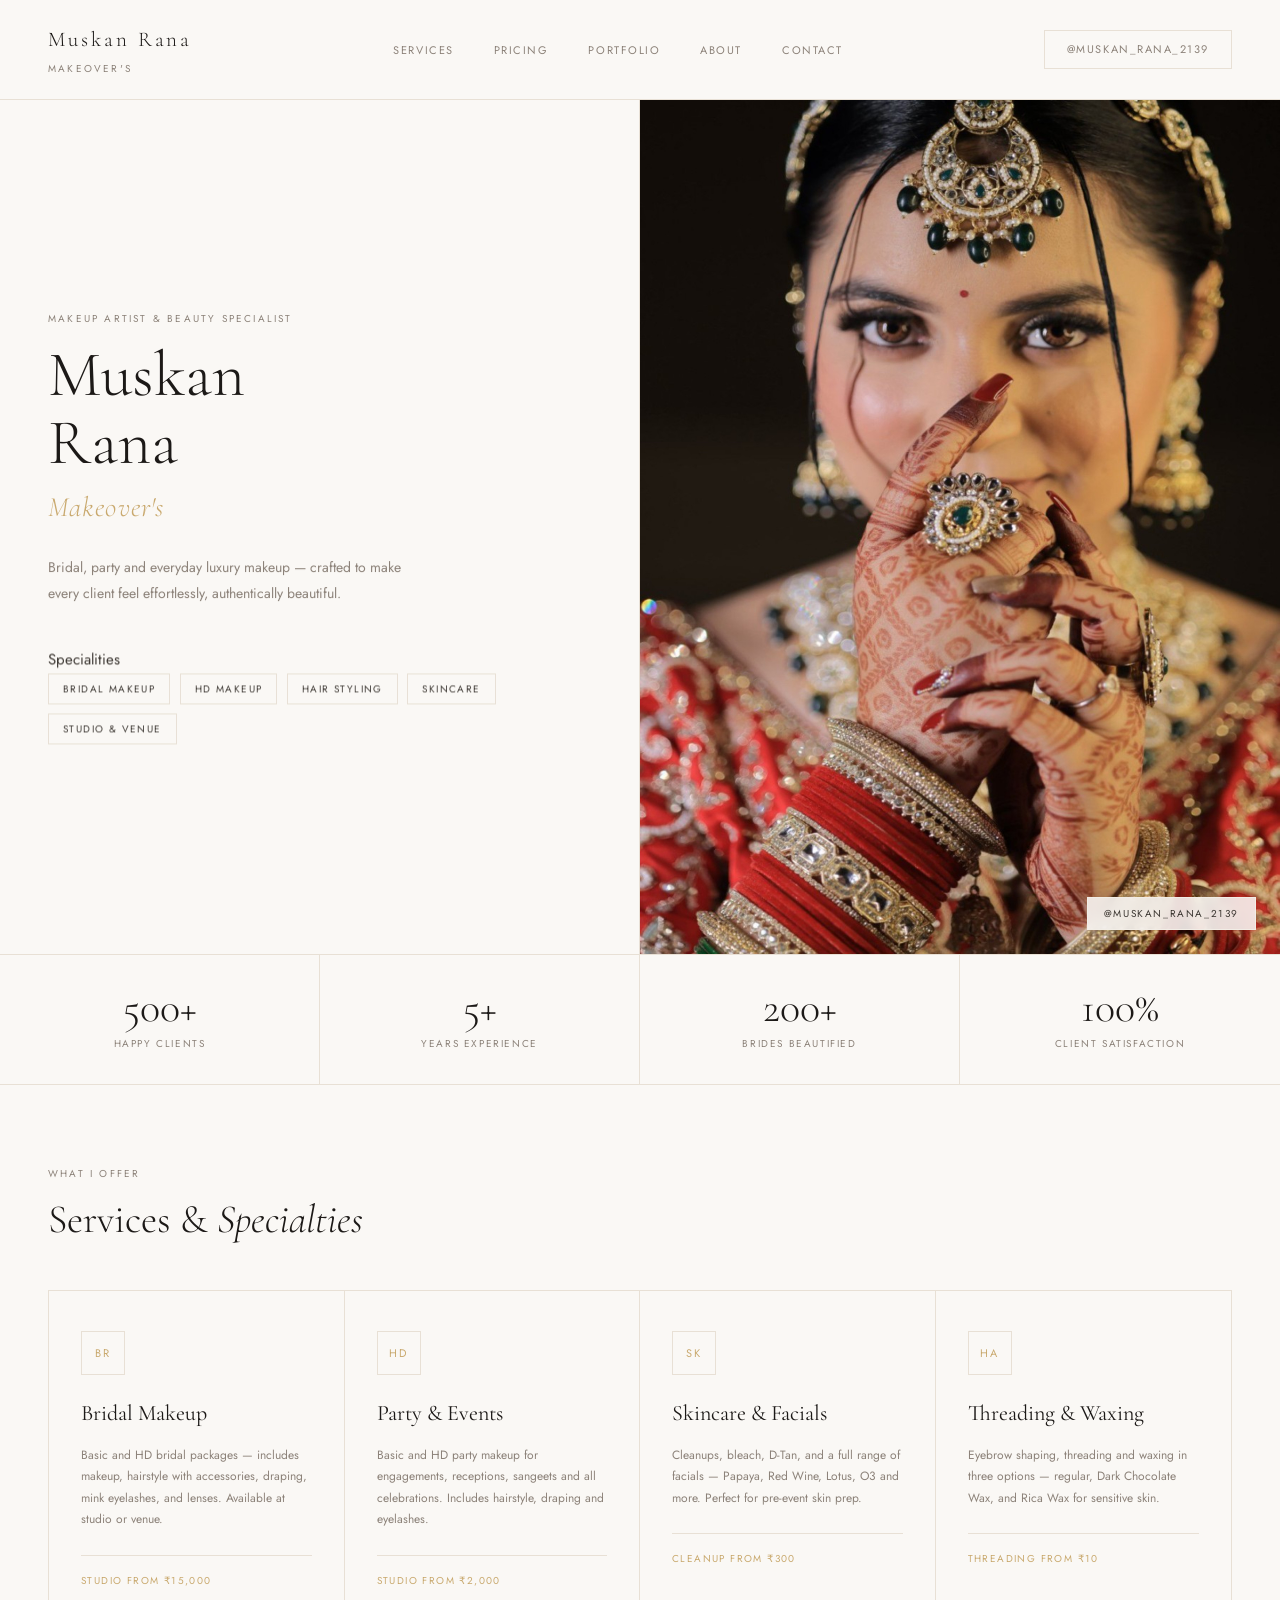
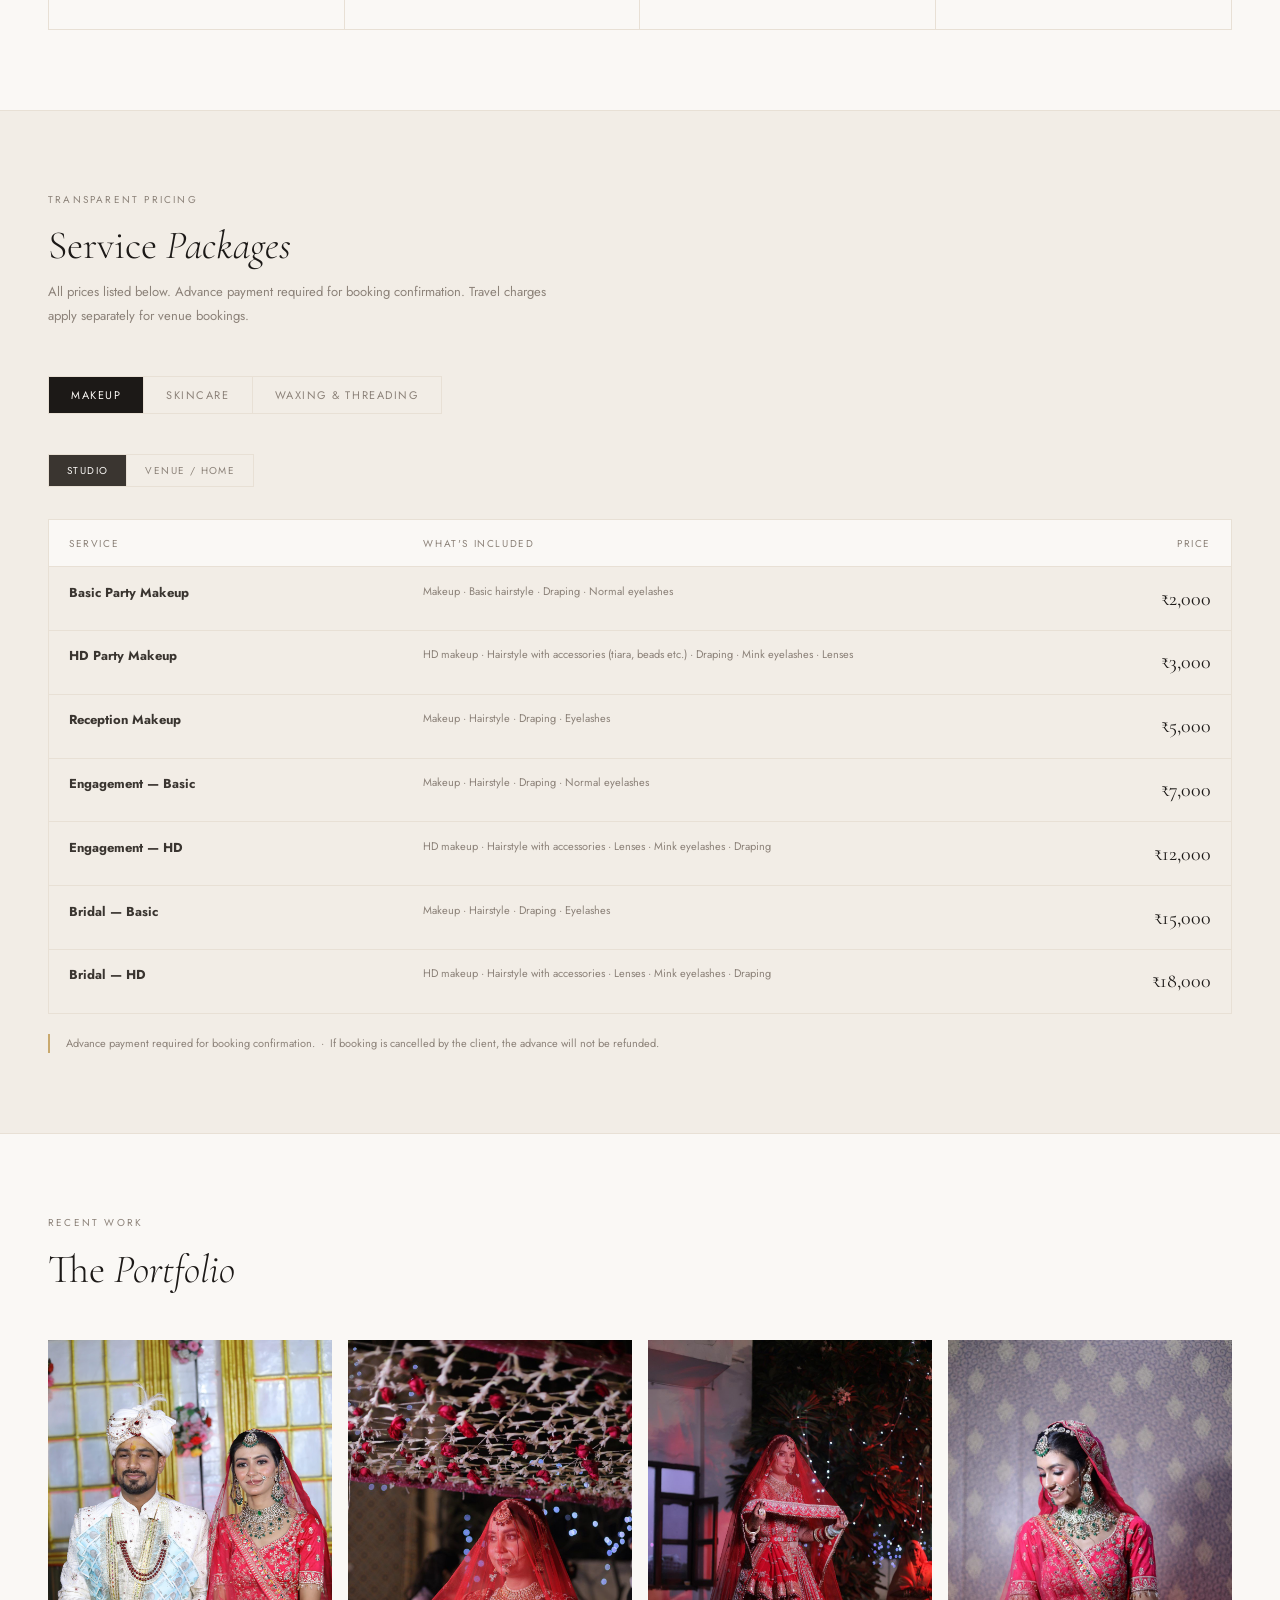
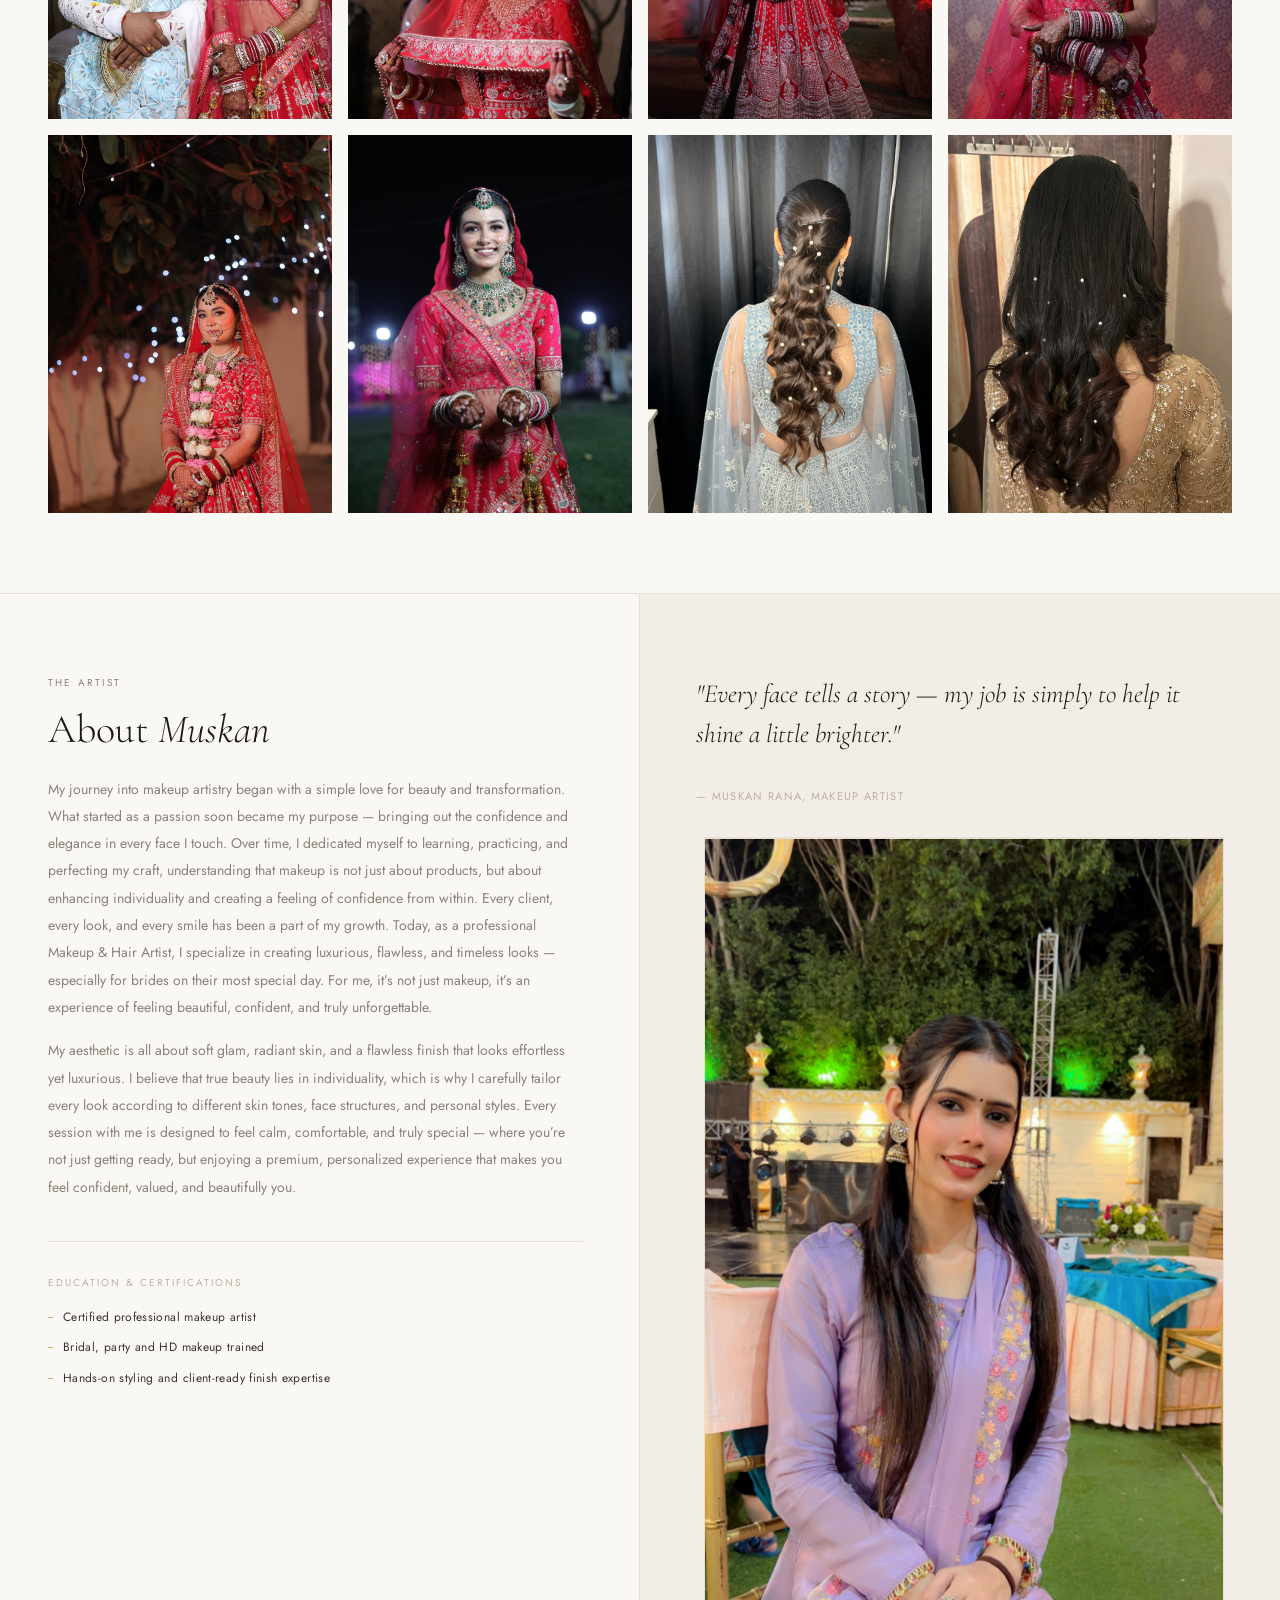
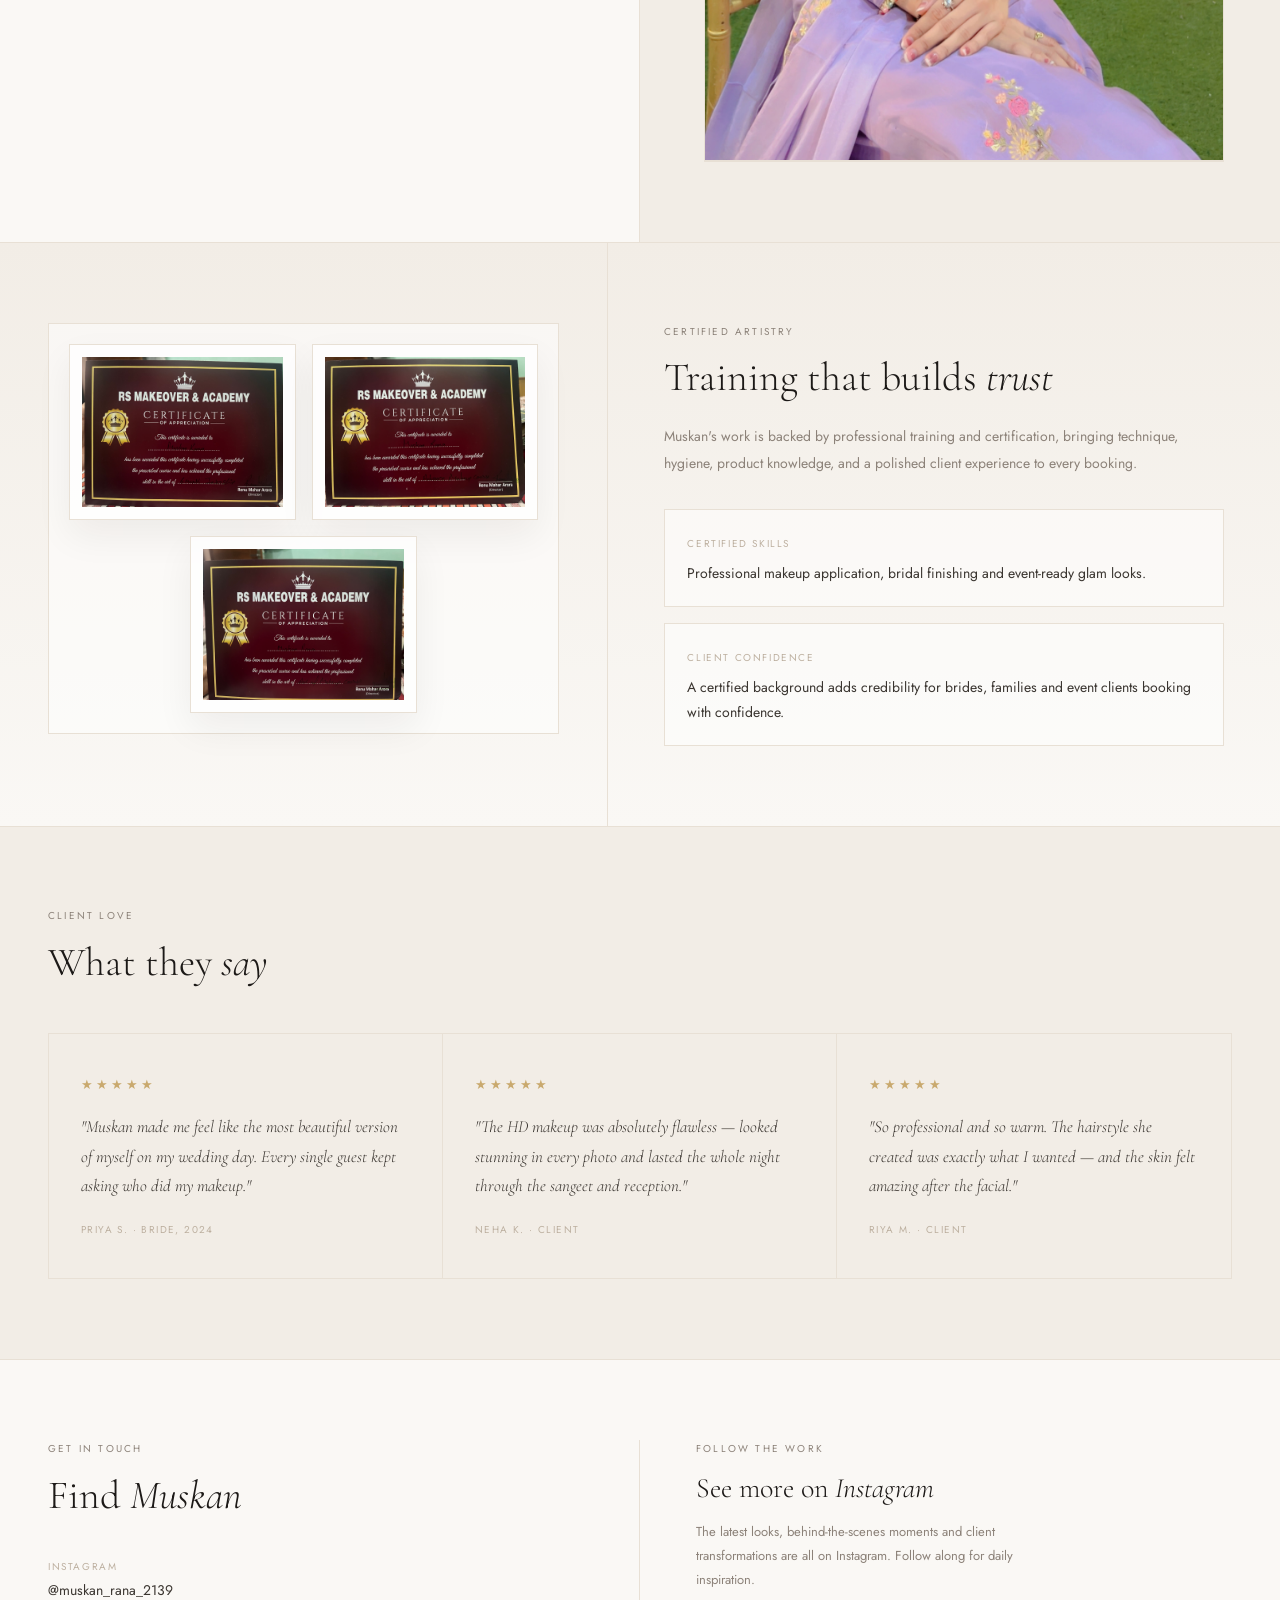
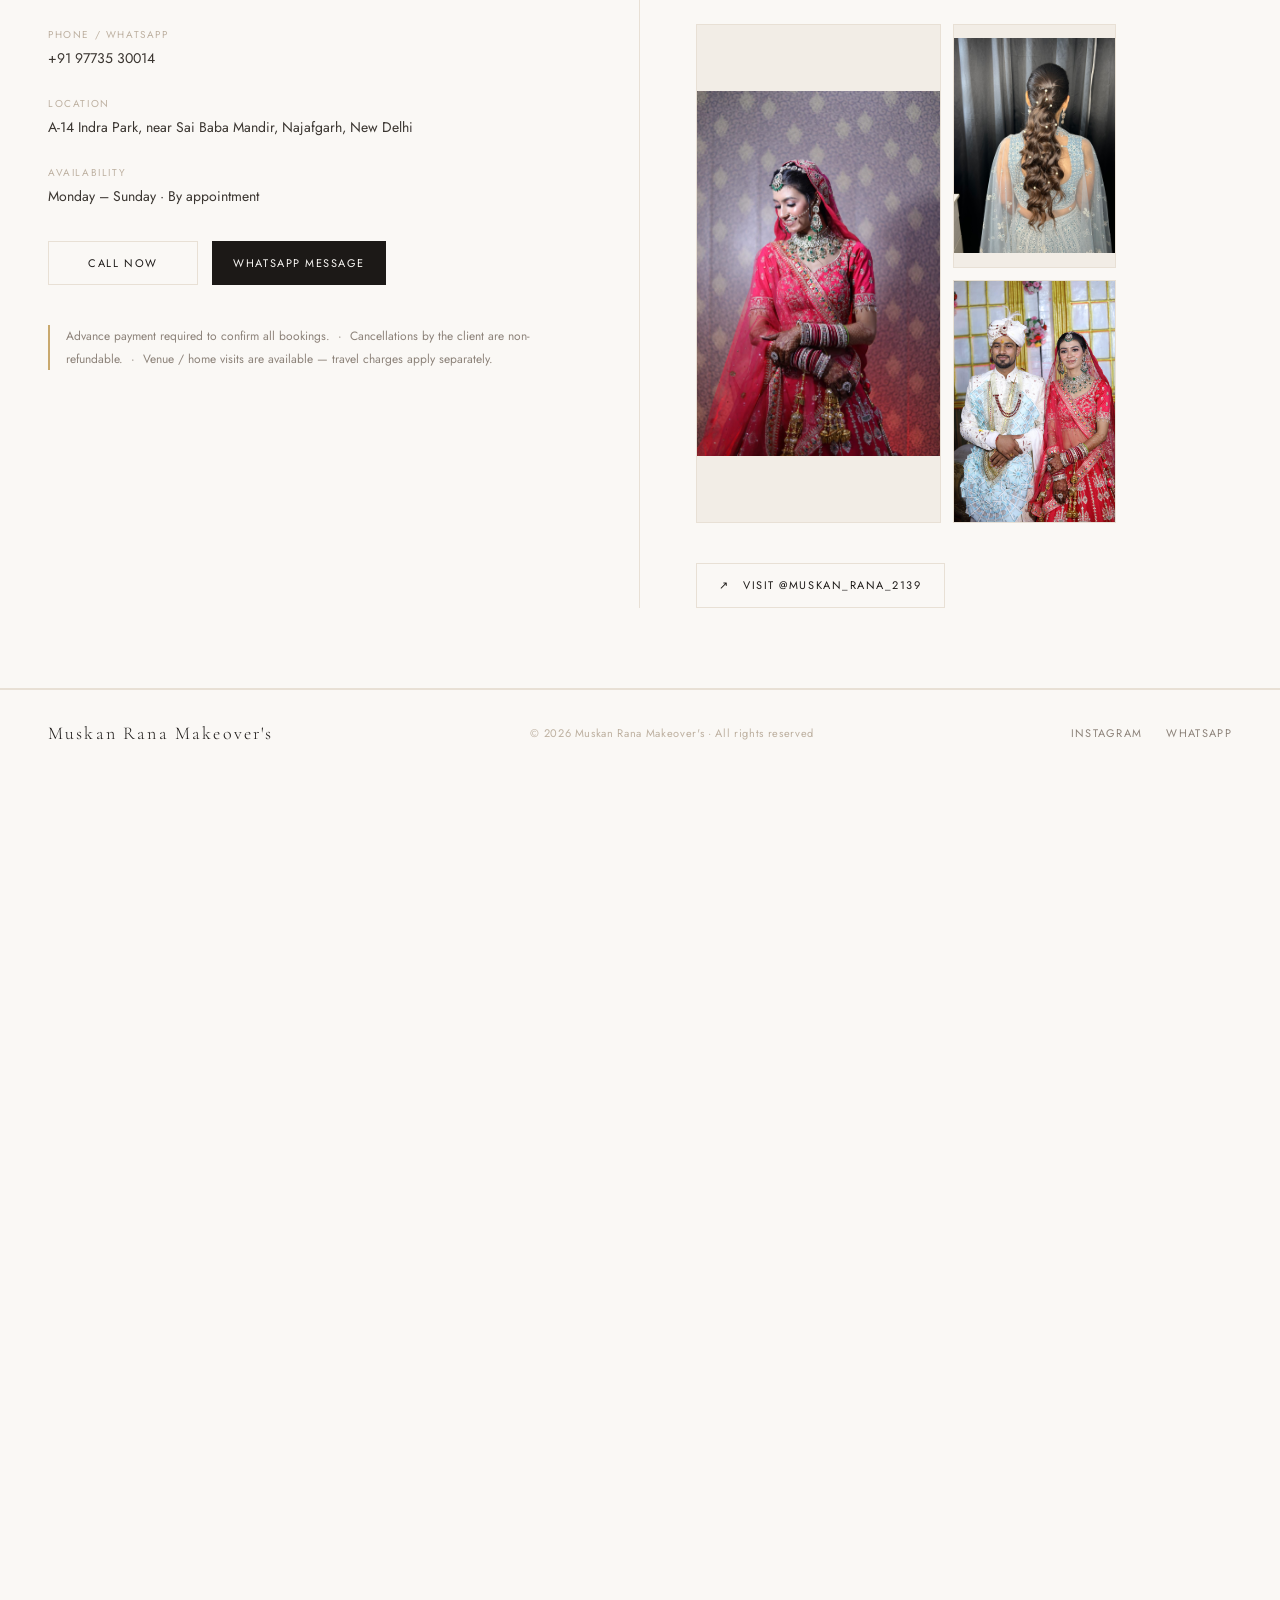
<file: index.html>
<!DOCTYPE html>
<html lang="en">

<head>
    <meta charset="UTF-8" />
    <meta name="viewport" content="width=device-width, initial-scale=1.0" />
    <meta http-equiv="refresh" content="0; url=./muskan-portfolio-website/" />
    <title>Muskan Rana Makeover's</title>
    <link rel="canonical" href="./muskan-portfolio-website/" />
    <style>
        body {
            min-height: 100vh;
            margin: 0;
            display: grid;
            place-items: center;
            font-family: Arial, sans-serif;
            background: #FAF8F5;
            color: #1C1917;
        }

        a {
            color: inherit;
        }
    </style>
</head>

<body>
    <p>Opening <a href="./muskan-portfolio-website/">Muskan Rana Makeover's</a>...</p>
</body>

</html>
</file>
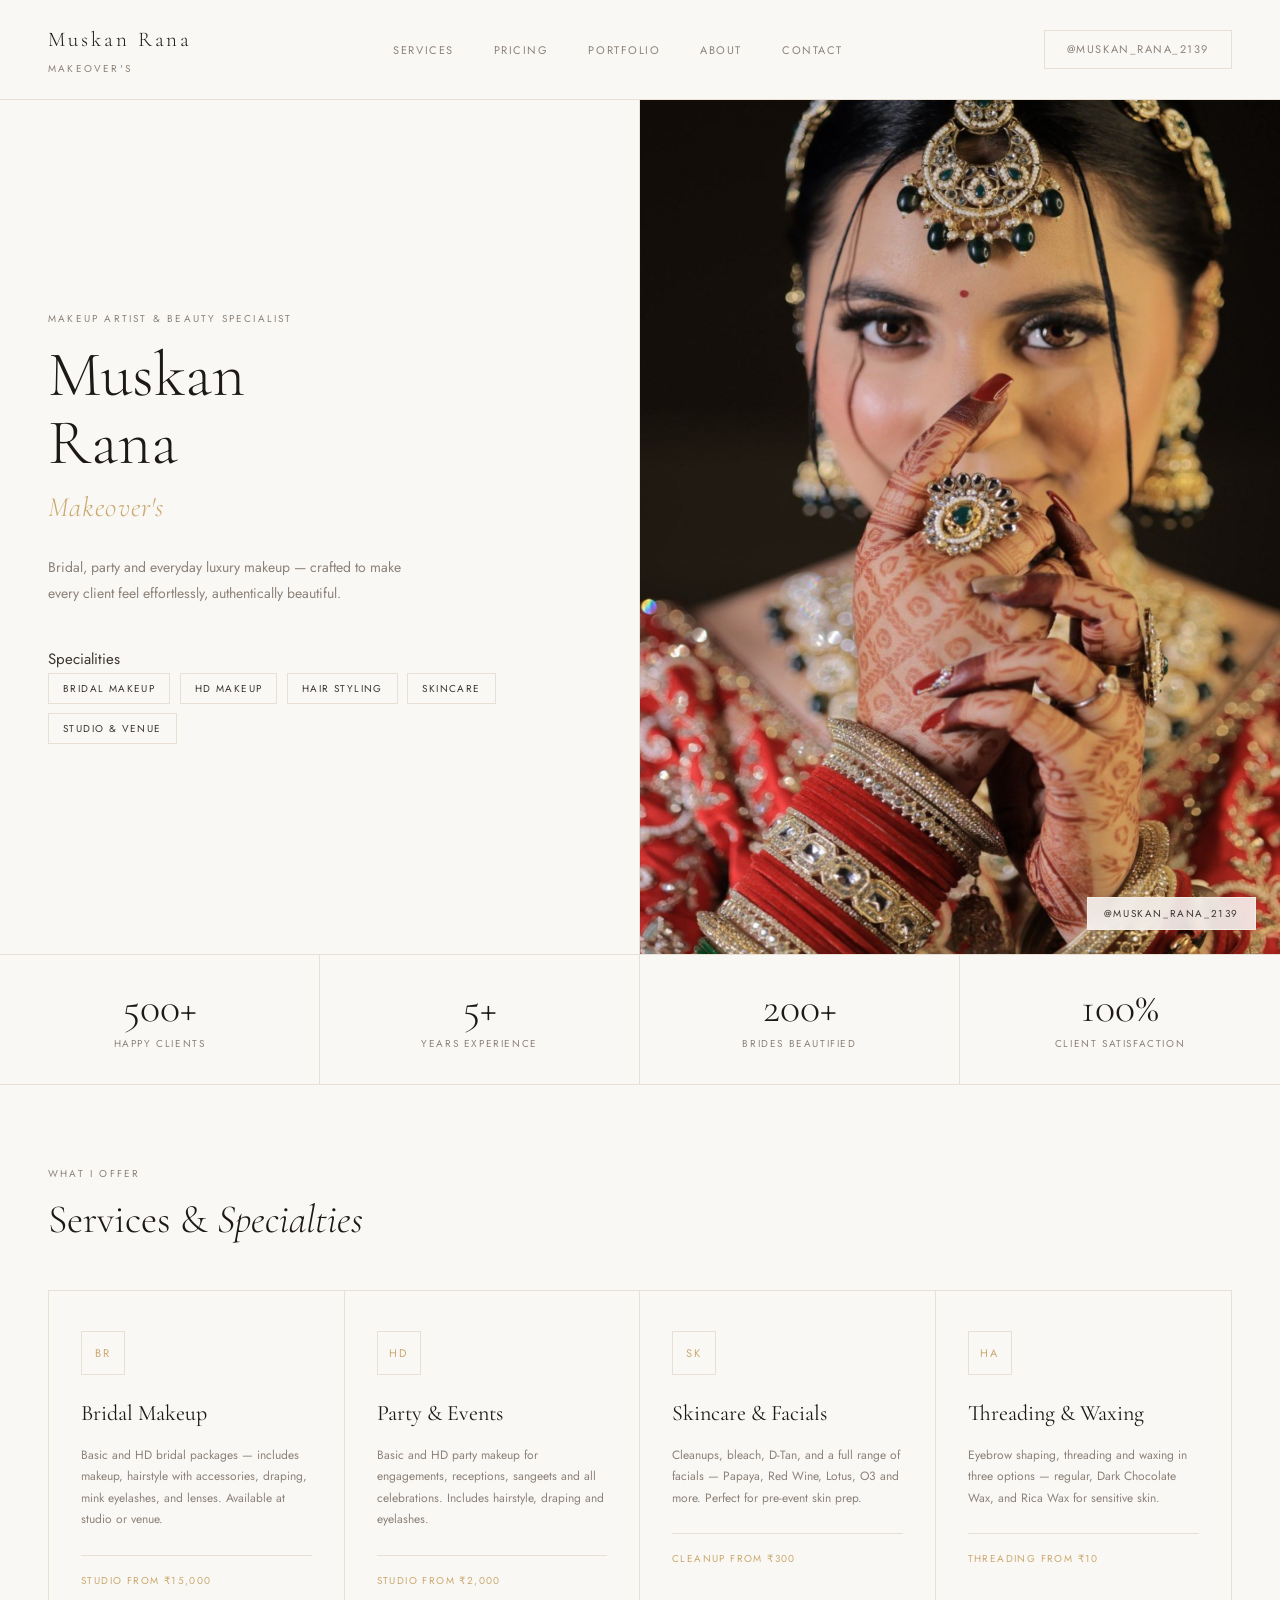
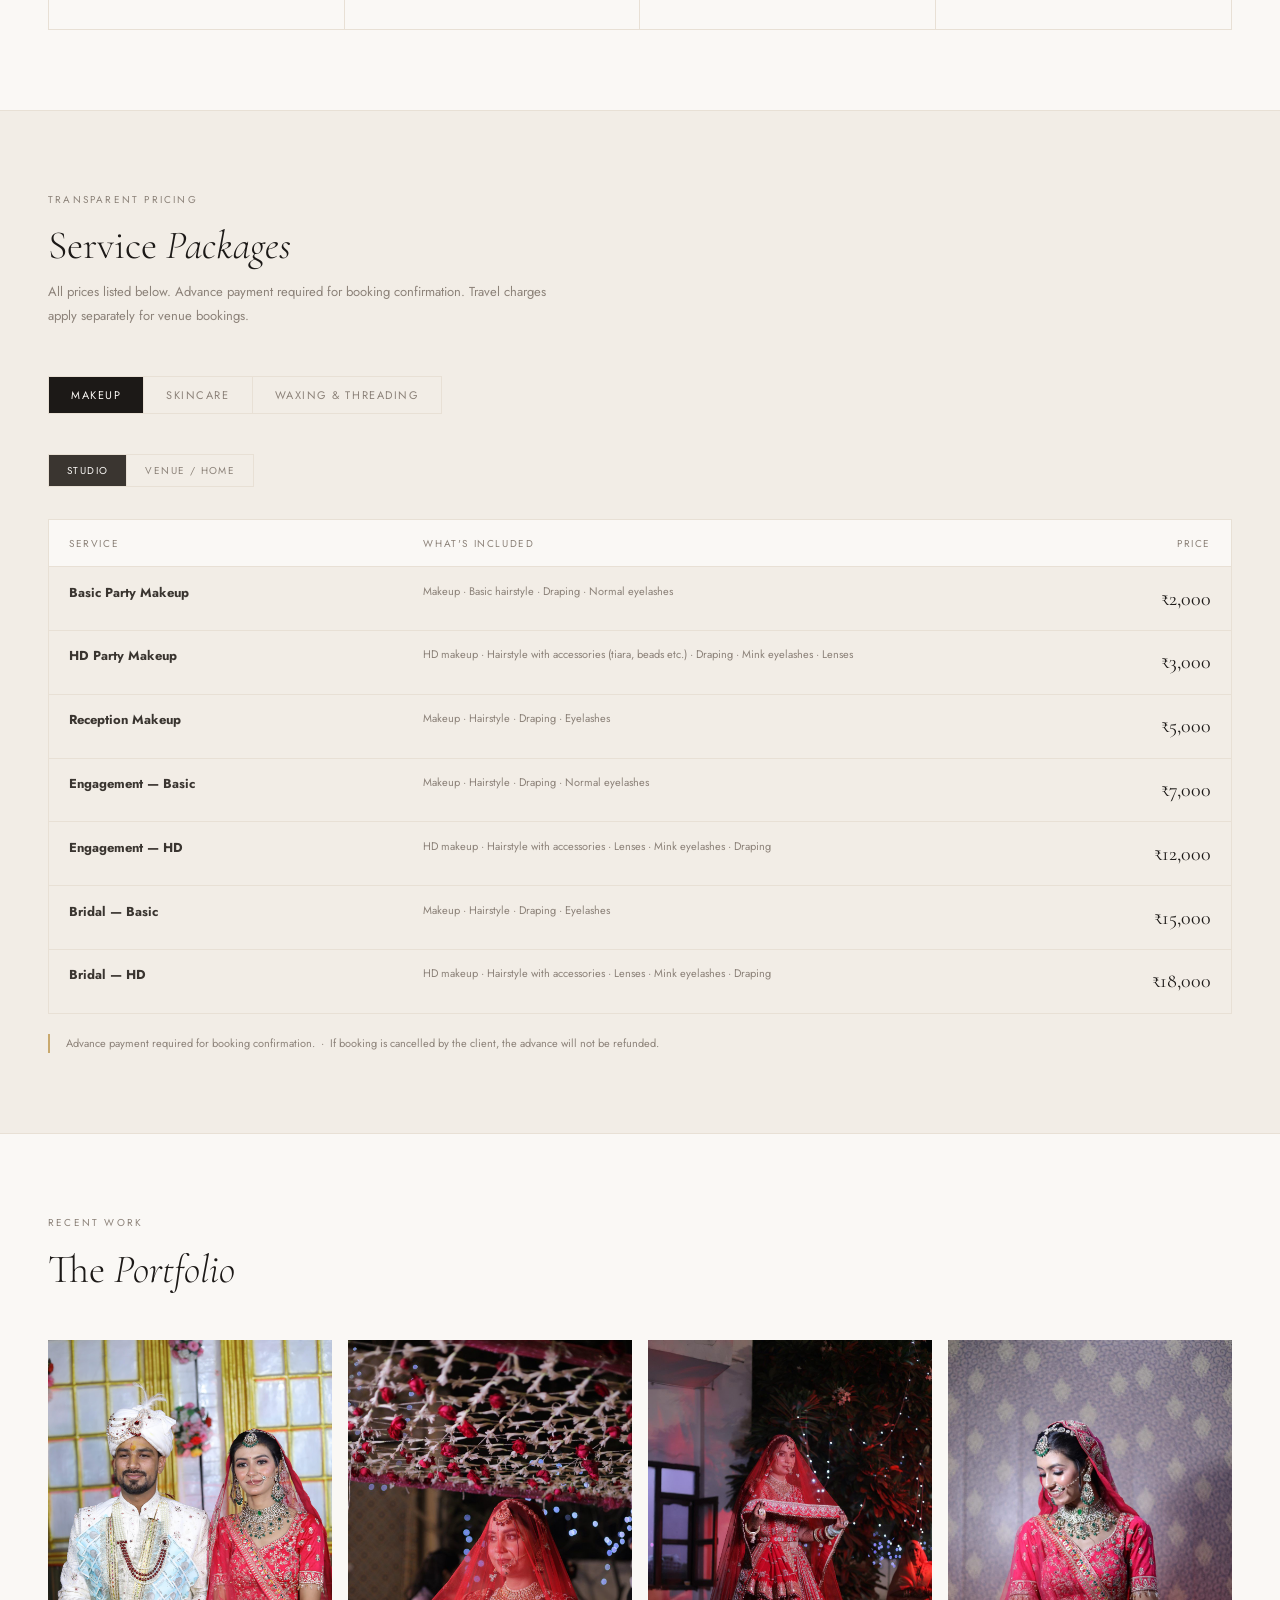
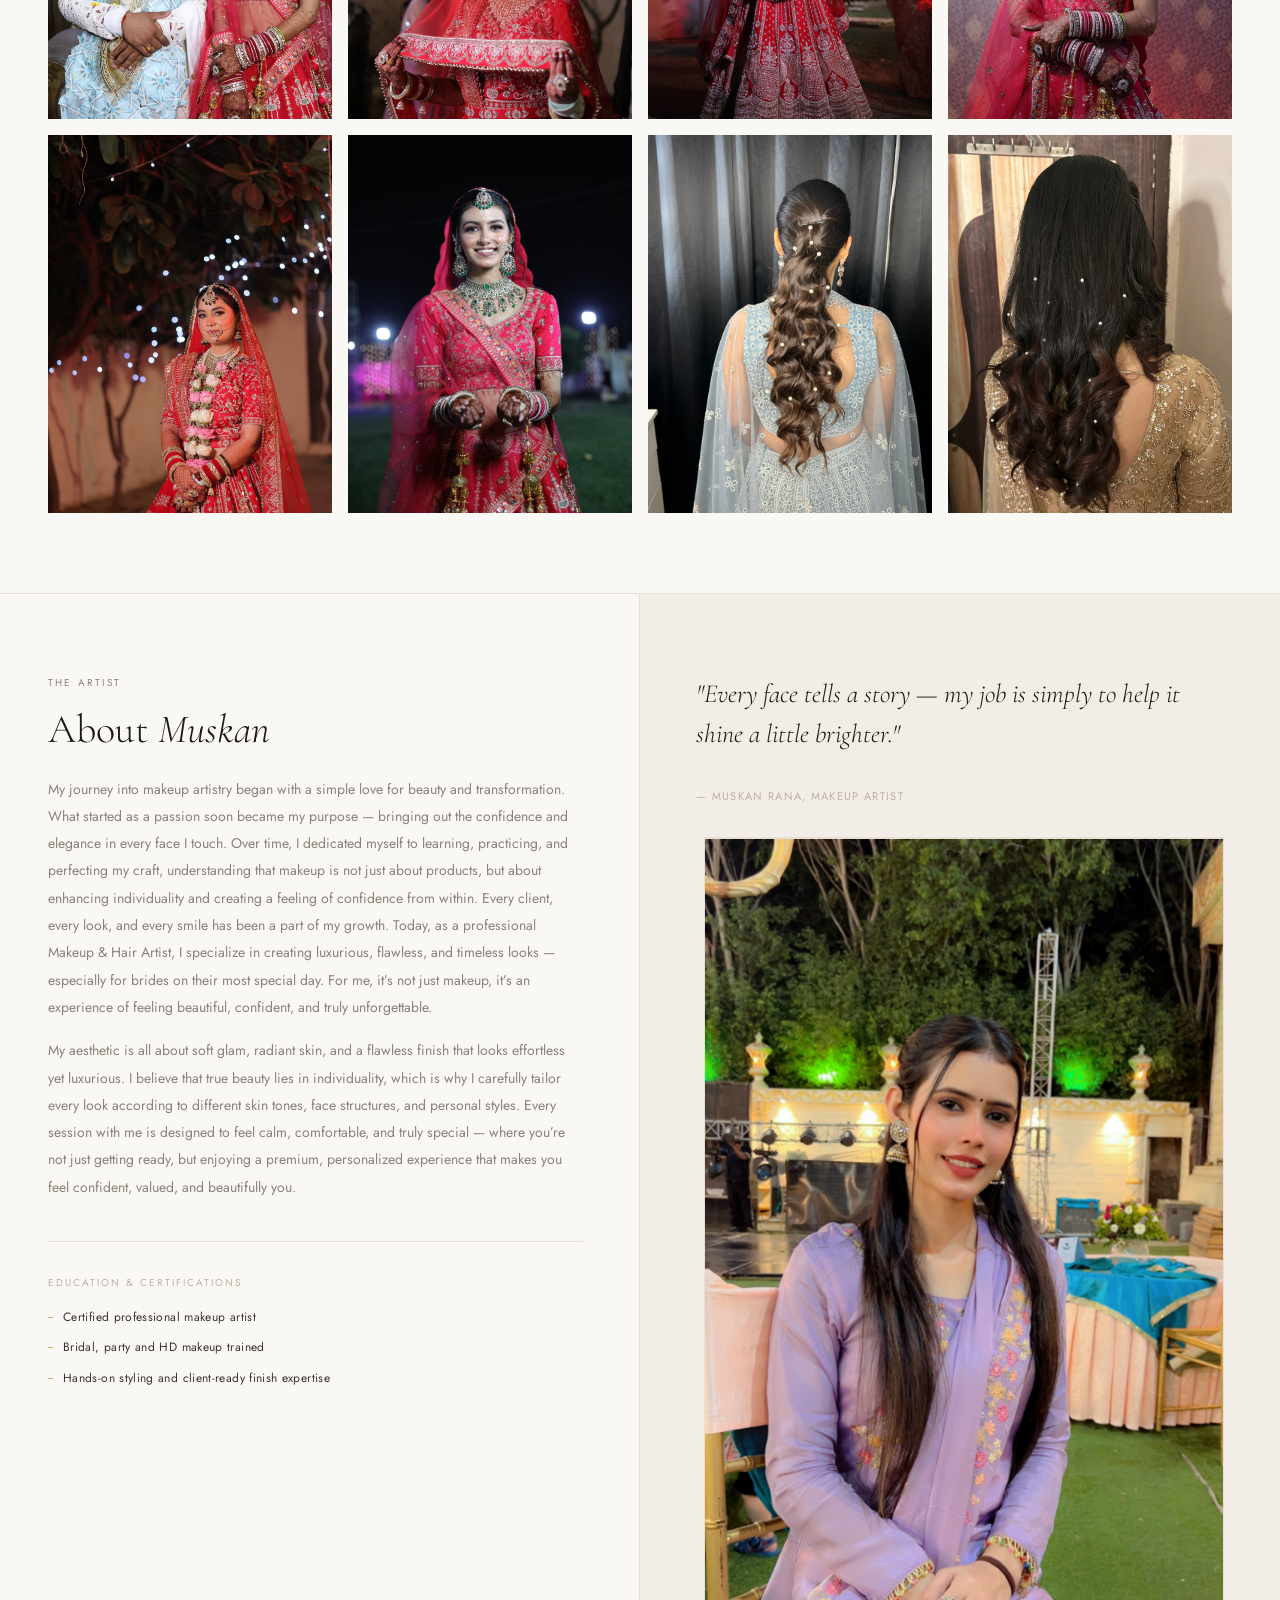
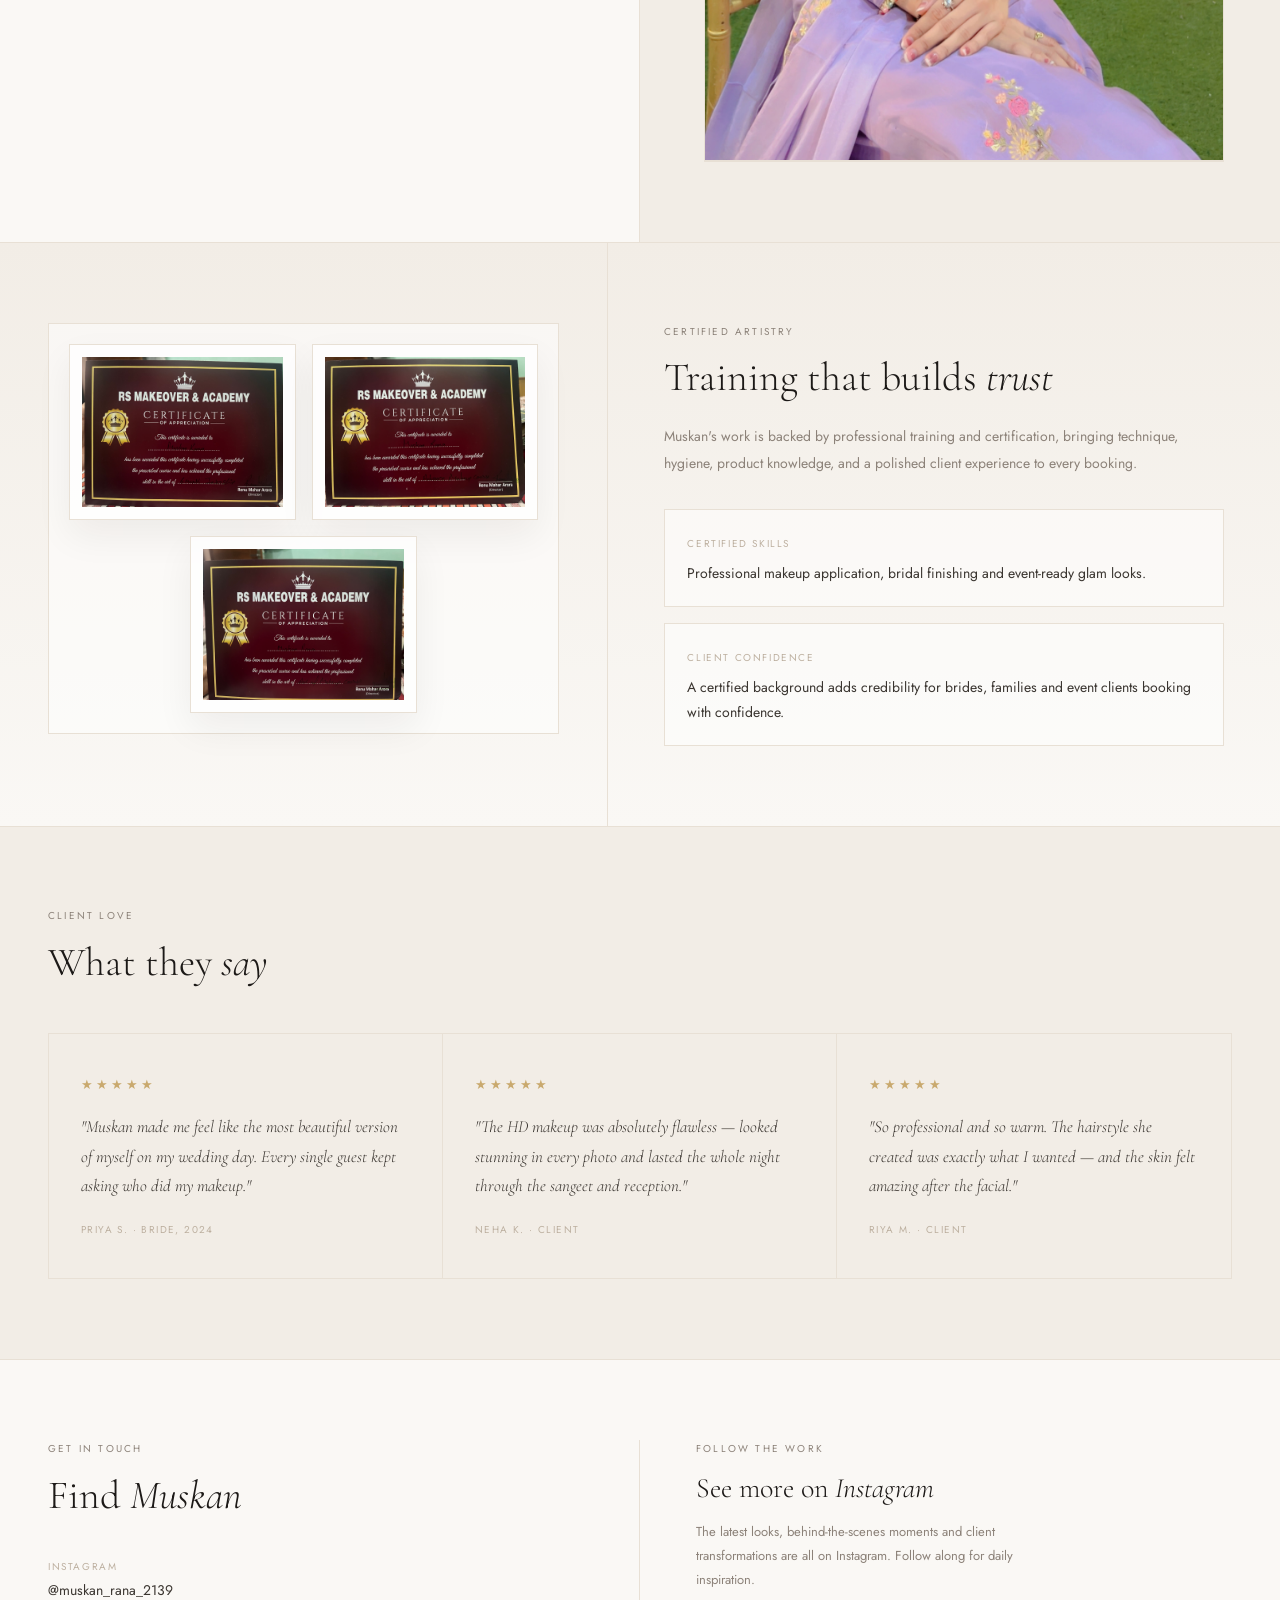
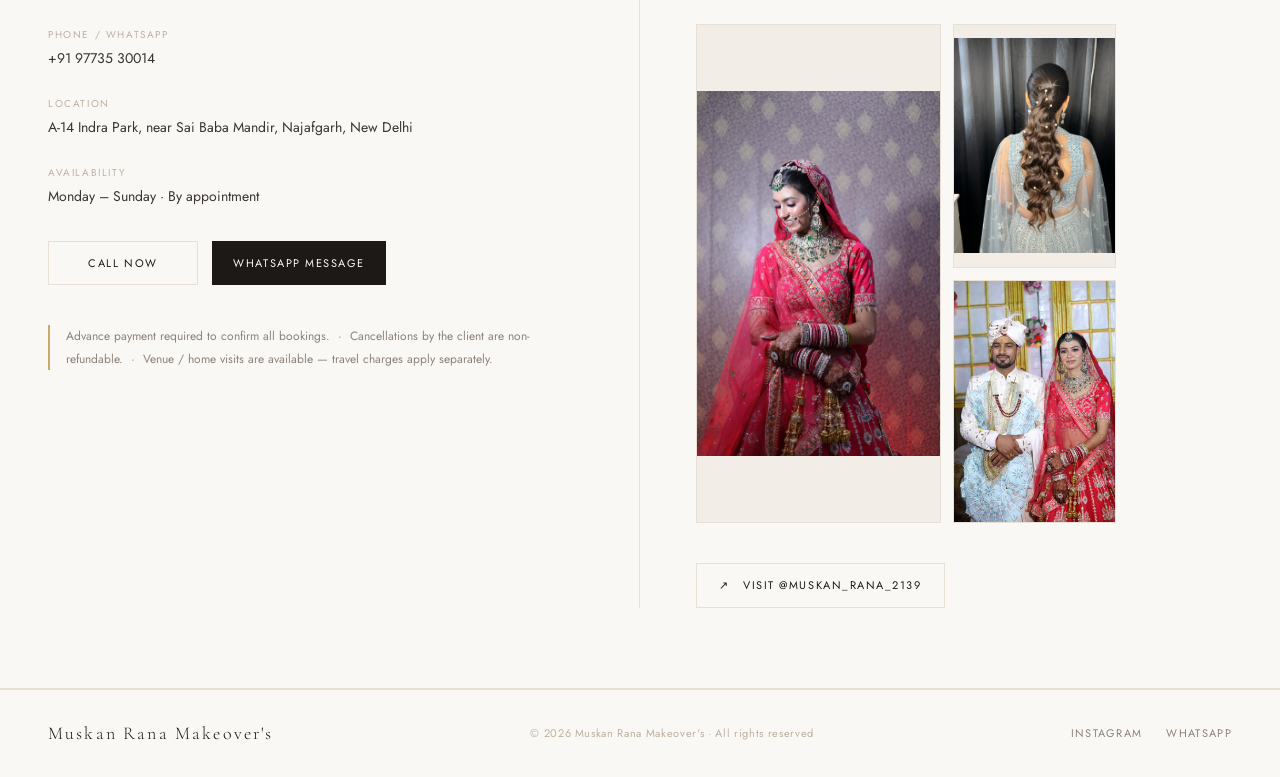
<file: muskan-portfolio-website/index.html>
<!DOCTYPE html>
<html lang="en">

<head>
    <meta charset="UTF-8" />
    <meta name="viewport" content="width=device-width, initial-scale=1.0" />
    <title>Muskan Rana Makeover's — Makeup Artist</title>
    <meta name="description"
        content="Bridal, party makeup, hair styling, skincare and beauty services by Muskan Rana. Based in Haryana." />
    <link rel="stylesheet" href="style.css" />

</head>

<body>
    <nav>
        <div class="nav-logo">
            Muskan Rana
            <span>Makeover's</span>
        </div>

        <ul class="nav-links">
            <li><a href="#services">Services</a></li>
            <li><a href="#pricing">Pricing</a></li>
            <li><a href="#portfolio">Portfolio</a></li>
            <li><a href="#about">About</a></li>
            <li><a href="#contact">Contact</a></li>
        </ul>

        <a class="nav-instagram" href="https://instagram.com/muskan_rana_2139" target="_blank" rel="noopener">
            @muskan_rana_2139
        </a>
    </nav>
    <section class="hero">

        <div class="hero-left">

            <div class="hero-top">
                <p class="eyebrow fade-up fade-up-1">Makeup Artist &amp; Beauty Specialist</p>
            </div>

            <div class="hero-center">
                <h1 class="hero-name fade-up fade-up-2">Muskan<br>Rana</h1>
                <p class="hero-studio fade-up fade-up-2">Makeover's</p>
                <div class="hero-rule fade-up fade-up-3"></div>
                <p class="hero-tagline fade-up fade-up-3">
                    Bridal, party and everyday luxury makeup —
                    crafted to make every client feel effortlessly,
                    authentically beautiful.
                </p>
            </div>

            <div class="hero-bottom fade-up fade-up-4">
                <p class="hero-bottom-label">Specialities</p>
                <div class="hero-badges">
                    <span class="badge">Bridal Makeup</span>
                    <span class="badge">HD Makeup</span>
                    <span class="badge">Hair Styling</span>
                    <span class="badge">Skincare</span>
                    <span class="badge">Studio &amp; Venue</span>
                </div>
            </div>

        </div>

        <div class="hero-right">
            <img src="images/hero-main1.jpg" alt="Muskan Rana Makeover's — Bridal Makeup" />
            <div class="hero-instagram-tag">@muskan_rana_2139</div>
        </div>

    </section>
    <div class="stats-bar">
        <div class="stat-item">
            <div class="stat-num">500+</div>
            <div class="stat-label">Happy Clients</div>
        </div>
        <div class="stat-item">
            <div class="stat-num">5+</div>
            <div class="stat-label">Years Experience</div>
        </div>
        <div class="stat-item">
            <div class="stat-num">200+</div>
            <div class="stat-label">Brides Beautified</div>
        </div>
        <div class="stat-item">
            <div class="stat-num">100%</div>
            <div class="stat-label">Client Satisfaction</div>
        </div>
    </div>
    <section class="services-section" id="services">
        <div class="section-header">
            <p class="eyebrow">What I offer</p>
            <h2 class="section-title">Services &amp; <em>Specialties</em></h2>
        </div>

        <div class="services-grid">

            <div class="service-card">
                <div class="service-icon-wrap">BR</div>
                <h3 class="service-name">Bridal Makeup</h3>
                <p class="service-desc">
                    Basic and HD bridal packages — includes makeup, hairstyle with accessories,
                    draping, mink eyelashes, and lenses. Available at studio or venue.
                </p>
                <div class="service-from">Studio from ₹15,000</div>
            </div>

            <div class="service-card">
                <div class="service-icon-wrap">HD</div>
                <h3 class="service-name">Party &amp; Events</h3>
                <p class="service-desc">
                    Basic and HD party makeup for engagements, receptions, sangeets and all
                    celebrations. Includes hairstyle, draping and eyelashes.
                </p>
                <div class="service-from">Studio from ₹2,000</div>
            </div>

            <div class="service-card">
                <div class="service-icon-wrap">SK</div>
                <h3 class="service-name">Skincare &amp; Facials</h3>
                <p class="service-desc">
                    Cleanups, bleach, D-Tan, and a full range of facials — Papaya, Red Wine,
                    Lotus, O3 and more. Perfect for pre-event skin prep.
                </p>
                <div class="service-from">Cleanup from ₹300</div>
            </div>

            <div class="service-card">
                <div class="service-icon-wrap">HA</div>
                <h3 class="service-name">Threading &amp; Waxing</h3>
                <p class="service-desc">
                    Eyebrow shaping, threading and waxing in three options — regular,
                    Dark Chocolate Wax, and Rica Wax for sensitive skin.
                </p>
                <div class="service-from">Threading from ₹10</div>
            </div>

        </div>
    </section>
    <section class="pricing-section" id="pricing">
        <div class="section-header">
            <p class="eyebrow">Transparent pricing</p>
            <h2 class="section-title">Service <em>Packages</em></h2>
            <p class="pricing-intro">
                All prices listed below. Advance payment required for booking confirmation.
                Travel charges apply separately for venue bookings.
            </p>
        </div>

        <!-- Category tabs -->
        <div class="pricing-tabs" id="pricingTabs">
            <button class="pricing-tab active" data-tab="makeup">Makeup</button>
            <button class="pricing-tab" data-tab="skincare">Skincare</button>
            <button class="pricing-tab" data-tab="waxing">Waxing &amp; Threading</button>
        </div>

        <div class="pricing-panels">

            <!-- ── MAKEUP PANEL ── -->
            <div id="tab-makeup" class="active">

                <!-- Studio / Venue toggle -->
                <div class="venue-toggle" id="venueToggle">
                    <button class="vtoggle-btn active" data-venue="studio">Studio</button>
                    <button class="vtoggle-btn" data-venue="venue">Venue / Home</button>
                </div>

                <!-- STUDIO PRICES -->
                <div id="prices-studio">
                    <table class="price-table">
                        <thead>
                            <tr>
                                <th style="width:30%">Service</th>
                                <th>What's included</th>
                                <th style="width:15%; text-align:right;">Price</th>
                            </tr>
                        </thead>
                        <tbody>
                            <tr>
                                <td><strong>Basic Party Makeup</strong></td>
                                <td class="includes">Makeup · Basic hairstyle · Draping · Normal eyelashes</td>
                                <td class="price">₹2,000</td>
                            </tr>
                            <tr class="highlight">
                                <td><strong>HD Party Makeup</strong></td>
                                <td class="includes">HD makeup · Hairstyle with accessories (tiara, beads etc.) ·
                                    Draping · Mink eyelashes · Lenses</td>
                                <td class="price">₹3,000</td>
                            </tr>
                            <tr>
                                <td><strong>Reception Makeup</strong></td>
                                <td class="includes">Makeup · Hairstyle · Draping · Eyelashes</td>
                                <td class="price">₹5,000</td>
                            </tr>
                            <tr class="highlight">
                                <td><strong>Engagement — Basic</strong></td>
                                <td class="includes">Makeup · Hairstyle · Draping · Normal eyelashes</td>
                                <td class="price">₹7,000</td>
                            </tr>
                            <tr>
                                <td><strong>Engagement — HD</strong></td>
                                <td class="includes">HD makeup · Hairstyle with accessories · Lenses · Mink eyelashes ·
                                    Draping</td>
                                <td class="price">₹12,000</td>
                            </tr>
                            <tr class="highlight">
                                <td><strong>Bridal — Basic</strong></td>
                                <td class="includes">Makeup · Hairstyle · Draping · Eyelashes</td>
                                <td class="price">₹15,000</td>
                            </tr>
                            <tr>
                                <td><strong>Bridal — HD</strong></td>
                                <td class="includes">HD makeup · Hairstyle with accessories · Lenses · Mink eyelashes ·
                                    Draping</td>
                                <td class="price">₹18,000</td>
                            </tr>
                        </tbody>
                    </table>
                    <p class="pricing-note">
                        Advance payment required for booking confirmation. &nbsp;·&nbsp;
                        If booking is cancelled by the client, the advance will not be refunded.
                    </p>
                </div>

                <!-- VENUE PRICES -->
                <div id="prices-venue" style="display:none;">
                    <table class="price-table">
                        <thead>
                            <tr>
                                <th style="width:30%">Service</th>
                                <th>What's included</th>
                                <th style="width:15%; text-align:right;">Price</th>
                            </tr>
                        </thead>
                        <tbody>
                            <tr>
                                <td><strong>Basic Party Makeup</strong></td>
                                <td class="includes">Makeup · Basic hairstyle · Draping · Normal eyelashes</td>
                                <td class="price">₹2,500</td>
                            </tr>
                            <tr class="highlight">
                                <td><strong>HD Party Makeup</strong></td>
                                <td class="includes">HD makeup · Hairstyle with accessories (tiara, beads etc.) ·
                                    Draping · Mink eyelashes · Lenses</td>
                                <td class="price">₹3,500</td>
                            </tr>
                            <tr>
                                <td><strong>Engagement — Basic</strong></td>
                                <td class="includes">Makeup · Hairstyle · Draping · Normal eyelashes</td>
                                <td class="price">₹9,000</td>
                            </tr>
                            <tr class="highlight">
                                <td><strong>Engagement — HD</strong></td>
                                <td class="includes">HD makeup · Hairstyle with accessories · Lenses · Mink eyelashes ·
                                    Draping</td>
                                <td class="price">₹14,000</td>
                            </tr>
                            <tr>
                                <td><strong>Bridal — Basic</strong></td>
                                <td class="includes">Makeup · Hairstyle · Draping · Eyelashes</td>
                                <td class="price">₹18,000</td>
                            </tr>
                            <tr class="highlight">
                                <td><strong>Bridal — HD</strong></td>
                                <td class="includes">HD makeup · Hairstyle with accessories · Lenses · Mink eyelashes ·
                                    Draping</td>
                                <td class="price">₹25,000</td>
                            </tr>
                        </tbody>
                    </table>
                    <p class="pricing-note">
                        Advance payment required for booking confirmation. &nbsp;·&nbsp;
                        If booking is cancelled by the client, the advance will not be refunded. &nbsp;·&nbsp;
                        Travel charges are separate from makeup charges.
                    </p>
                </div>

            </div><!-- /tab-makeup -->

            <!-- ── SKINCARE PANEL ── -->
            <div id="tab-skincare" style="display:none;">
                <div class="skincare-grid">

                    <div class="skincare-col">
                        <h3 class="skincare-col-title">Cleanup</h3>
                        <div class="skincare-item"><span>Papaya Cleanup</span><span class="sprice">₹300</span></div>
                        <div class="skincare-item"><span>Red Wine Cleanup</span><span class="sprice">₹400</span></div>
                        <div class="skincare-item"><span>Skin Whitening Cleanup</span><span class="sprice">₹350</span>
                        </div>
                        <div class="skincare-item"><span>Charcoal Cleanup</span><span class="sprice">₹350</span></div>
                        <div class="skincare-item"><span>Vitamin-C Cleanup</span><span class="sprice">₹300</span></div>
                    </div>

                    <div class="skincare-col">
                        <h3 class="skincare-col-title">Facials</h3>
                        <div class="skincare-item"><span>Papaya Facial</span><span class="sprice">₹500</span></div>
                        <div class="skincare-item"><span>Red Wine Facial</span><span class="sprice">₹700</span></div>
                        <div class="skincare-item"><span>Skin Whitening Facial</span><span class="sprice">₹600</span>
                        </div>
                        <div class="skincare-item"><span>Charcoal Facial</span><span class="sprice">₹550</span></div>
                        <div class="skincare-item"><span>Lotus Facial</span><span class="sprice">₹800</span></div>
                        <div class="skincare-item"><span>O3 Facial</span><span class="sprice">₹900</span></div>
                    </div>

                    <div class="skincare-col">
                        <h3 class="skincare-col-title">Bleach &amp; D-Tan</h3>
                        <div class="skincare-item"><span>Mango Bleach</span><span class="sprice">₹200</span></div>
                        <div class="skincare-item"><span>OXY Bleach</span><span class="sprice">₹250</span></div>
                        <div class="skincare-item" style="margin-top:1rem;"><span>Ozone D-TAN</span><span
                                class="sprice">₹300</span></div>
                    </div>

                </div>
            </div><!-- /tab-skincare -->

            <!-- ── WAXING & THREADING PANEL ── -->
            <div id="tab-waxing" style="display:none;">

                <div class="wax-grid">

                    <div class="wax-col">
                        <h3 class="wax-col-title">Threading</h3>
                        <div class="skincare-item"><span>Eyebrow</span><span class="sprice">₹30</span></div>
                        <div class="skincare-item"><span>Upper Lips</span><span class="sprice">₹10</span></div>
                        <div class="skincare-item"><span>Forehead</span><span class="sprice">₹10</span></div>
                    </div>

                    <div class="wax-col">
                        <h3 class="wax-col-title">Waxing</h3>
                        <p
                            style="font-size:11px; letter-spacing:0.1em; text-transform:uppercase; color:var(--taupe); margin-bottom:0.75rem;">
                            Regular</p>
                        <div class="skincare-item"><span>Full Arms</span><span class="sprice">₹200</span></div>
                        <div class="skincare-item"><span>Full Legs</span><span class="sprice">₹300</span></div>
                        <div class="skincare-item" style="margin-bottom:0.75rem;"><span>Underarms</span><span
                                class="sprice">₹50</span></div>
                        <p
                            style="font-size:11px; letter-spacing:0.1em; text-transform:uppercase; color:var(--taupe); margin:0.75rem 0;">
                            Dark Chocolate</p>
                        <div class="skincare-item"><span>Full Arms</span><span class="sprice">₹250</span></div>
                        <div class="skincare-item"><span>Full Legs</span><span class="sprice">₹350</span></div>
                        <div class="skincare-item"><span>Underarms</span><span class="sprice">₹80</span></div>
                    </div>

                    <div class="wax-col">
                        <h3 class="wax-col-title">Rica Wax</h3>
                        <p style="font-size:11px; color:var(--warm-gray); line-height:1.7; margin-bottom:1rem;">
                            Rica is a gentle resin-based wax — ideal for sensitive skin.
                        </p>
                        <div class="skincare-item"><span>Full Arms</span><span class="sprice">₹400</span></div>
                        <div class="skincare-item"><span>Full Legs</span><span class="sprice">₹600</span></div>
                        <div class="skincare-item"><span>Underarms</span><span class="sprice">₹150</span></div>
                    </div>

                </div>
            </div><!-- /tab-waxing -->

        </div><!-- /pricing-panels -->
    </section>
    <section class="portfolio-section" id="portfolio">
        <div class="section-header">
            <p class="eyebrow">Recent work</p>
            <h2 class="section-title">The <em>Portfolio</em></h2>
        </div>

        <div class="portfolio-grid">

            <div class="portfolio-item featured">
                <img src="images/bridal-6.jpeg" alt="Bridal makeup — featured look" />
                <div class="portfolio-overlay">
                    <span class="portfolio-label">Bridal · Featured</span>
                </div>
            </div>

            <div class="portfolio-item regular">
                <img src="images/bridal-1.jpeg" alt="HD bridal makeup look" />
                <div class="portfolio-overlay">
                    <span class="portfolio-label">HD Bridal Glam</span>
                </div>
            </div>

            <div class="portfolio-item regular">
                <img src="images/bridal-2.jpeg" alt="Engagement makeup look" />
                <div class="portfolio-overlay">
                    <span class="portfolio-label">Engagement Look</span>
                </div>
            </div>

            <div class="portfolio-item regular">
                <img src="images/bridal-3.jpeg" alt="Soft bridal makeup look" />
                <div class="portfolio-overlay">
                    <span class="portfolio-label">Soft Bridal Finish</span>
                </div>
            </div>

            <div class="portfolio-item regular">
                <img src="images/bridal-4.jpeg" alt="Reception makeup look" />
                <div class="portfolio-overlay">
                    <span class="portfolio-label">Reception Look</span>
                </div>
            </div>

            <div class="portfolio-item regular">
                <img src="images/bridal-5.jpeg" alt="Party makeup look" />
                <div class="portfolio-overlay">
                    <span class="portfolio-label">Party Glam</span>
                </div>
            </div>

            <div class="portfolio-item regular">
                <img src="images/hair-styling-1.jpeg" alt="Hair styling finish" />
                <div class="portfolio-overlay">
                    <span class="portfolio-label">Hair Styling</span>
                </div>
            </div>

            <div class="portfolio-item regular">
                <img src="images/hair-styling-2.jpeg" alt="Event hair styling" />
                <div class="portfolio-overlay">
                    <span class="portfolio-label">Event Hair</span>
                </div>
            </div>

        </div>
    </section>
    <section class="about-section" id="about">

        <div class="about-left">
            <p class="eyebrow">The artist</p>
            <h2 class="section-title">About <em>Muskan</em></h2>

            <p class="about-body">
                My journey into makeup artistry began with a simple love for beauty and transformation. What started as a passion soon
                became my purpose — bringing out the confidence and elegance in every face I touch.
                
                Over time, I dedicated myself to learning, practicing, and perfecting my craft, understanding that makeup is not just
                about products, but about enhancing individuality and creating a feeling of confidence from within. Every client, every
                look, and every smile has been a part of my growth.
                
                Today, as a professional Makeup &amp; Hair Artist, I specialize in creating luxurious, flawless, and timeless looks —
                especially for brides on their most special day. For me, it’s not just makeup, it’s an experience of feeling beautiful,
                confident, and truly unforgettable.

            </p>
            <p class="about-body">
                My aesthetic is all about soft glam, radiant skin, and a flawless finish that looks effortless yet luxurious. I believe
                that true beauty lies in individuality, which is why I carefully tailor every look according to different skin tones,
                face structures, and personal styles. Every session with me is designed to feel calm, comfortable, and truly special —
                where you’re not just getting ready, but enjoying a premium, personalized experience that makes you feel confident,
                valued, and beautifully you.
            </p>

            <div class="certifications">
                <p class="cert-eyebrow">Education &amp; Certifications</p>
                <ul class="cert-list">
                    <li>Certified professional makeup artist</li>
                    <li>Bridal, party and HD makeup trained</li>
                    <li>Hands-on styling and client-ready finish expertise</li>
                </ul>
            </div>
        </div>

        <div class="about-right">
            <p class="about-quote">
                "Every face tells a story — my job is simply to
                help it shine a little brighter."
            </p>
            <p class="about-quote-attr">— Muskan Rana, Makeup Artist</p>

            <div class="about-portrait">
                <img src="images/muskan-rana-portrait.jpg" alt="Muskan Rana — Makeup Artist" />
            </div>
        </div>

    </section>
    <section class="certificate-showcase">
        <div class="certificate-visual">
            <div class="certificate-frame">
                <div class="certificate-gallery">
                    <figure class="certificate-card">
                        <img src="images/certificate-1.jpeg" alt="Certificate 1 awarded to Muskan Rana" />
                    </figure>
                    <figure class="certificate-card">
                        <img src="images/certificate-2.jpeg" alt="Certificate 2 awarded to Muskan Rana" />
                    </figure>
                    <figure class="certificate-card">
                        <img src="images/certificate-3.jpeg" alt="Certificate 3 awarded to Muskan Rana" />
                    </figure>
                </div>
            </div>
        </div>

        <div class="certificate-copy">
            <p class="eyebrow">Certified artistry</p>
            <h2 class="section-title">Training that builds <em>trust</em></h2>
            <p class="certificate-body">
                Muskan's work is backed by professional training and certification, bringing technique,
                hygiene, product knowledge, and a polished client experience to every booking.
            </p>
            <div class="certificate-points">
                <div class="certificate-point">
                    <span class="certificate-point-label">Certified Skills</span>
                    <p class="certificate-point-text">Professional makeup application, bridal finishing and event-ready glam looks.</p>
                </div>
                <div class="certificate-point">
                    <span class="certificate-point-label">Client Confidence</span>
                    <p class="certificate-point-text">A certified background adds credibility for brides, families and event clients booking with confidence.</p>
                </div>
            </div>
        </div>
    </section>
    <section class="testimonials-section">
        <div class="section-header">
            <p class="eyebrow">Client love</p>
            <h2 class="section-title">What they <em>say</em></h2>
        </div>

        <div class="testi-grid">

            <div class="testi-card">
                <div class="testi-stars">★★★★★</div>
                <p class="testi-text">
                    "Muskan made me feel like the most beautiful version of myself on
                    my wedding day. Every single guest kept asking who did my makeup."
                </p>
                <p class="testi-author">Priya S. · Bride, 2024</p>
            </div>

            <div class="testi-card">
                <div class="testi-stars">★★★★★</div>
                <p class="testi-text">
                    "The HD makeup was absolutely flawless — looked stunning in every
                    photo and lasted the whole night through the sangeet and reception."
                </p>
                <p class="testi-author">Neha K. · Client</p>
            </div>

            <div class="testi-card">
                <div class="testi-stars">★★★★★</div>
                <p class="testi-text">
                    "So professional and so warm. The hairstyle she created was
                    exactly what I wanted — and the skin felt amazing after the facial."
                </p>
                <p class="testi-author">Riya M. · Client</p>
            </div>

        </div>
    </section>
    <section class="contact-section" id="contact">

        <div class="contact-left">
            <p class="eyebrow">Get in touch</p>
            <h2 class="section-title">Find <em>Muskan</em></h2>

            <div class="contact-info">
                <div>
                    <p class="contact-row-label">Instagram</p>
                    <p class="contact-row-value">@muskan_rana_2139</p>
                </div>
                <div>
                    <p class="contact-row-label">Phone / WhatsApp</p>
                    <p class="contact-row-value">
                        <a href="https://wa.me/919773530014" target="_blank" rel="noopener">
                            +91 97735 30014
                        </a>
                    </p>
                </div>
                <div>
                    <p class="contact-row-label">Location</p>
                    <p class="contact-row-value">
                        <a href="https://www.google.com/maps/search/?api=1&amp;query=A-14+Indra+Park,+near+Sai+Baba+mandir,+Najafgarh,+New+Delhi"
                            target="_blank" rel="noopener">
                            A-14 Indra Park, near Sai Baba Mandir, Najafgarh, New Delhi
                        </a>
                    </p>
                </div>
                <div>
                    <p class="contact-row-label">Availability</p>
                    <p class="contact-row-value">Monday – Sunday · By appointment</p>
                </div>
            </div>

            <div class="contact-actions">
                <a class="contact-action-link" href="tel:+919773530014">
                    Call Now
                </a>
                <a class="contact-action-link contact-action-link--primary"
                    href="https://wa.me/919773530014?text=Hi%20Muskan%2C%20I%20want%20to%20book%20a%20makeup%20appointment."
                    target="_blank" rel="noopener">
                    WhatsApp Message
                </a>
            </div>

            <p class="contact-note">
                Advance payment required to confirm all bookings. &nbsp;·&nbsp;
                Cancellations by the client are non-refundable. &nbsp;·&nbsp;
                Venue / home visits are available — travel charges apply separately.
            </p>
        </div>

        <div class="contact-right">
            <p class="eyebrow">Follow the work</p>
            <h3 class="section-title" style="font-size:28px;">See more on <em>Instagram</em></h3>
            <p style="font-size:13px; color:var(--warm-gray); line-height:1.85; margin-top:1rem; max-width:360px;">
                The latest looks, behind-the-scenes moments and client transformations
                are all on Instagram. Follow along for daily inspiration.
            </p>

            <div class="contact-preview-grid">
                <img src="images/bridal-3.jpeg" alt="Bridal makeup preview" />
                <img src="images/hair-styling-1.jpeg" alt="Hair styling preview" />
                <img src="images/bridal-6.jpeg" alt="Bridal portfolio preview" />
            </div>

            <a class="contact-ig-link" href="https://instagram.com/muskan_rana_2139" target="_blank" rel="noopener">
                ↗ &nbsp; Visit @muskan_rana_2139
            </a>
        </div>

    </section>
    <footer>
        <div class="footer-logo">Muskan Rana Makeover's</div>
        <p class="footer-note">© 2026 Muskan Rana Makeover's · All rights reserved</p>
        <div class="footer-socials">
            <a href="https://instagram.com/muskan_rana_2139" target="_blank" rel="noopener">Instagram</a>
            <a href="https://wa.me/919773530014" target="_blank" rel="noopener">WhatsApp</a>
        </div>
    </footer>
    <script>
        // Pricing category tabs
        const tabs = document.querySelectorAll('.pricing-tab');
        tabs.forEach(tab => {
            tab.addEventListener('click', () => {
                tabs.forEach(t => t.classList.remove('active'));
                tab.classList.add('active');
                const target = tab.dataset.tab;
                document.querySelectorAll('.pricing-panels > div').forEach(panel => {
                    panel.style.display = 'none';
                });
                const panel = document.getElementById('tab-' + target);
                if (panel) panel.style.display = 'block';
            });
        });

        // Studio / Venue toggle inside Makeup tab
        const vBtns = document.querySelectorAll('.vtoggle-btn');
        vBtns.forEach(btn => {
            btn.addEventListener('click', () => {
                vBtns.forEach(b => b.classList.remove('active'));
                btn.classList.add('active');
                const v = btn.dataset.venue;
                document.getElementById('prices-studio').style.display = v === 'studio' ? 'block' : 'none';
                document.getElementById('prices-venue').style.display = v === 'venue' ? 'block' : 'none';
            });
        });
    </script>

</body>

</html>
</file>
<file: muskan-portfolio-website/style.css>
/* ============================================================
   MUSKAN RANA MAKEOVER'S — Portfolio Website
   style.css

   Palette:
   --cream:       #FAF8F5   (page background)
   --ivory:       #F2EDE6   (section alt bg)
   --linen:       #E8E0D5   (borders, dividers)
   --taupe:       #BDB0A0   (muted borders)
   --warm-gray:   #8C8279   (secondary text)
   --charcoal:    #3A3530   (primary text)
   --ink:         #1C1917   (headings)
   --gold:        #C9A96E   (accent)
   --gold-light:  #E8D5B0   (soft gold tint)

   Typography:
   Display  → Cormorant Garamond (serif, elegant)
   Body     → Jost (geometric sans, clean)
   ============================================================ */

@import url('https://fonts.googleapis.com/css2?family=Cormorant+Garamond:ital,wght@0,300;0,400;0,500;1,300;1,400&family=Jost:wght@300;400;500&display=swap');

/* ── Reset & Base ─────────────────────────────────────────── */

*,
*::before,
*::after {
    box-sizing: border-box;
    margin: 0;
    padding: 0;
}

:root {
    --cream: #FAF8F5;
    --ivory: #F2EDE6;
    --linen: #E8E0D5;
    --taupe: #BDB0A0;
    --warm-gray: #8C8279;
    --charcoal: #3A3530;
    --ink: #1C1917;
    --gold: #C9A96E;
    --gold-light: #E8D5B0;

    --font-serif: 'Cormorant Garamond', Georgia, serif;
    --font-sans: 'Jost', 'Helvetica Neue', sans-serif;

    --border: 1px solid var(--linen);
    --border-soft: 1px solid var(--ivory);
    --transition: 0.25s ease;
}

html {
    scroll-behavior: smooth;
}

body {
    font-family: var(--font-sans);
    background-color: var(--cream);
    color: var(--charcoal);
    font-size: 15px;
    line-height: 1.7;
    -webkit-font-smoothing: antialiased;
}

img {
    display: block;
    width: 100%;
    height: 100%;
    object-fit: cover;
}

a {
    text-decoration: none;
    color: inherit;
}

/* ── Utility ──────────────────────────────────────────────── */

.eyebrow {
    font-family: var(--font-sans);
    font-size: 10px;
    font-weight: 400;
    letter-spacing: 0.22em;
    text-transform: uppercase;
    color: var(--warm-gray);
    margin-bottom: 0.9rem;
}

.section-title {
    font-family: var(--font-serif);
    font-size: 40px;
    font-weight: 300;
    line-height: 1.15;
    color: var(--ink);
}

.section-title em {
    font-style: italic;
}

/* ── Page Load Fade-in ────────────────────────────────────── */

@keyframes fadeUp {
    from {
        opacity: 0;
        transform: translateY(18px);
    }

    to {
        opacity: 1;
        transform: translateY(0);
    }
}

.fade-up {
    animation: fadeUp 0.7s ease both;
}

.fade-up-1 {
    animation-delay: 0.05s;
}

.fade-up-2 {
    animation-delay: 0.15s;
}

.fade-up-3 {
    animation-delay: 0.25s;
}

.fade-up-4 {
    animation-delay: 0.35s;
}

/* ── Navigation ───────────────────────────────────────────── */

nav {
    position: sticky;
    top: 0;
    z-index: 100;
    background: var(--cream);
    border-bottom: var(--border);
    display: flex;
    align-items: center;
    justify-content: space-between;
    padding: 1.4rem 3rem;
}

.nav-logo {
    font-family: var(--font-serif);
    font-size: 21px;
    font-weight: 300;
    letter-spacing: 0.14em;
    color: var(--ink);
}

.nav-logo span {
    display: block;
    font-size: 10px;
    font-family: var(--font-sans);
    letter-spacing: 0.22em;
    text-transform: uppercase;
    color: var(--warm-gray);
    font-weight: 400;
    margin-top: 2px;
}

.nav-links {
    display: flex;
    gap: 2.5rem;
    list-style: none;
}

.nav-links a {
    font-size: 11px;
    letter-spacing: 0.14em;
    text-transform: uppercase;
    color: var(--warm-gray);
    transition: color var(--transition);
}

.nav-links a:hover {
    color: var(--ink);
}

.nav-instagram {
    font-family: var(--font-sans);
    font-size: 11px;
    letter-spacing: 0.14em;
    text-transform: uppercase;
    color: var(--warm-gray);
    border: var(--border);
    padding: 9px 22px;
    transition: background var(--transition), color var(--transition);
}

.nav-instagram:hover {
    background: var(--ink);
    color: var(--cream);
}

/* ── Hero ─────────────────────────────────────────────────── */

.hero {
    display: grid;
    grid-template-columns: 1fr 1fr;
    min-height: 90vh;
    border-bottom: var(--border);
}

.hero-left {
    padding: 5rem 3.5rem 5rem 3rem;
    display: flex;
    flex-direction: column;
    justify-content: center;
    border-right: var(--border);
}

.hero-name {
    font-family: var(--font-serif);
    font-size: 64px;
    font-weight: 300;
    line-height: 1.05;
    color: var(--ink);
    margin-bottom: 0.5rem;
}

.hero-studio {
    font-family: var(--font-serif);
    font-size: 28px;
    font-weight: 300;
    font-style: italic;
    color: var(--gold);
    margin-bottom: 1.5rem;
    letter-spacing: 0.04em;
}

.hero-tagline {
    font-size: 14px;
    color: var(--warm-gray);
    line-height: 1.85;
    max-width: 360px;
    margin-bottom: 2.5rem;
}

.hero-badges {
    display: flex;
    flex-wrap: wrap;
    gap: 0.6rem;
}

.badge {
    font-size: 10px;
    letter-spacing: 0.14em;
    text-transform: uppercase;
    color: var(--charcoal);
    border: var(--border);
    padding: 6px 14px;
}

/* Hero Right — Photo */
.hero-right {
    position: relative;
    background: var(--ivory);
    overflow: hidden;
}

.hero-right img {
    width: 100%;
    height: 100%;
    object-fit: cover;
    object-position: center top;
}

.hero-instagram-tag {
    position: absolute;
    bottom: 1.5rem;
    right: 1.5rem;
    font-size: 10px;
    letter-spacing: 0.16em;
    text-transform: uppercase;
    color: var(--charcoal);
    background: rgba(250, 248, 245, 0.88);
    padding: 7px 16px;
    border: var(--border-soft);
    backdrop-filter: blur(4px);
}

/* ── Stats Bar ────────────────────────────────────────────── */

.stats-bar {
    display: grid;
    grid-template-columns: repeat(4, 1fr);
    border-bottom: var(--border);
    background: var(--cream);
}

.stat-item {
    padding: 2rem 1.5rem;
    text-align: center;
    border-right: var(--border);
}

.stat-item:last-child {
    border-right: none;
}

.stat-num {
    font-family: var(--font-serif);
    font-size: 42px;
    font-weight: 300;
    color: var(--ink);
    line-height: 1;
}

.stat-label {
    font-size: 10px;
    letter-spacing: 0.16em;
    text-transform: uppercase;
    color: var(--warm-gray);
    margin-top: 6px;
}

/* ── Services Overview ────────────────────────────────────── */

.services-section {
    padding: 5rem 3rem;
    border-bottom: var(--border);
}

.section-header {
    margin-bottom: 3rem;
}

.services-grid {
    display: grid;
    grid-template-columns: repeat(4, 1fr);
    border: var(--border);
}

.service-card {
    padding: 2.5rem 2rem;
    border-right: var(--border);
    transition: background var(--transition);
}

.service-card:last-child {
    border-right: none;
}

.service-card:hover {
    background: var(--ivory);
}

.service-icon-wrap {
    width: 44px;
    height: 44px;
    margin-bottom: 1.25rem;
    border: var(--border);
    display: flex;
    align-items: center;
    justify-content: center;
    font-size: 11px;
    letter-spacing: 0.14em;
    color: var(--gold);
}

.service-name {
    font-family: var(--font-serif);
    font-size: 22px;
    font-weight: 400;
    color: var(--ink);
    margin-bottom: 0.75rem;
}

.service-desc {
    font-size: 12px;
    color: var(--warm-gray);
    line-height: 1.8;
    margin-bottom: 1.5rem;
}

.service-from {
    font-size: 10px;
    letter-spacing: 0.14em;
    text-transform: uppercase;
    color: var(--gold);
    border-top: var(--border);
    padding-top: 1rem;
}

/* ── Pricing Tables ───────────────────────────────────────── */

.pricing-section {
    padding: 5rem 3rem;
    border-bottom: var(--border);
    background: var(--ivory);
}

.pricing-intro {
    font-size: 13px;
    color: var(--warm-gray);
    line-height: 1.85;
    max-width: 520px;
    margin-top: 0.75rem;
}

.pricing-tabs {
    display: flex;
    gap: 0;
    border: var(--border);
    width: fit-content;
    margin: 2.5rem 0;
}

.pricing-tab {
    font-family: var(--font-sans);
    font-size: 11px;
    letter-spacing: 0.14em;
    text-transform: uppercase;
    background: transparent;
    color: var(--warm-gray);
    border: none;
    border-right: var(--border);
    padding: 10px 22px;
    cursor: pointer;
    transition: background var(--transition), color var(--transition);
}

.pricing-tab:last-child {
    border-right: none;
}

.pricing-tab.active {
    background: var(--ink);
    color: var(--cream);
}

.pricing-panels>div {
    display: none;
}

.pricing-panels>div.active {
    display: block;
}

.pricing-panels {
    overflow-x: auto;
}

/* Makeup pricing — venue/studio toggle */
.venue-toggle {
    display: flex;
    gap: 0;
    border: var(--border);
    width: fit-content;
    margin-bottom: 2rem;
}

.vtoggle-btn {
    font-family: var(--font-sans);
    font-size: 10px;
    letter-spacing: 0.14em;
    text-transform: uppercase;
    background: transparent;
    color: var(--warm-gray);
    border: none;
    border-right: var(--border);
    padding: 8px 18px;
    cursor: pointer;
    transition: background var(--transition), color var(--transition);
}

.vtoggle-btn:last-child {
    border-right: none;
}

.vtoggle-btn.active {
    background: var(--charcoal);
    color: var(--cream);
}

.price-table {
    width: 100%;
    border-collapse: collapse;
    border: var(--border);
}

.price-table th {
    font-size: 10px;
    letter-spacing: 0.16em;
    text-transform: uppercase;
    color: var(--warm-gray);
    font-weight: 400;
    padding: 0.9rem 1.25rem;
    border-bottom: var(--border);
    text-align: left;
    background: var(--cream);
}

.price-table td {
    padding: 0.9rem 1.25rem;
    font-size: 13px;
    color: var(--charcoal);
    border-bottom: var(--border);
    vertical-align: top;
}

.price-table tr:last-child td {
    border-bottom: none;
}

.price-table tr:hover td {
    background: var(--cream);
}

.price-table td.price {
    font-family: var(--font-serif);
    font-size: 20px;
    font-weight: 400;
    color: var(--ink);
    white-space: nowrap;
    text-align: right;
}

.price-table td.includes {
    font-size: 11px;
    color: var(--warm-gray);
    line-height: 1.7;
}

.price-table .highlight td {
    background: var(--ivory);
}

.pricing-note {
    margin-top: 1.25rem;
    font-size: 11px;
    color: var(--warm-gray);
    line-height: 1.8;
    border-left: 2px solid var(--gold);
    padding-left: 1rem;
}

/* Skincare sub-grid */
.skincare-grid {
    display: grid;
    grid-template-columns: repeat(3, 1fr);
    gap: 0;
    border: var(--border);
}

.skincare-col {
    padding: 2rem 1.75rem;
    border-right: var(--border);
}

.skincare-col:last-child {
    border-right: none;
}

.skincare-col-title {
    font-family: var(--font-serif);
    font-size: 20px;
    font-weight: 400;
    color: var(--ink);
    margin-bottom: 1.25rem;
    padding-bottom: 0.75rem;
    border-bottom: var(--border);
}

.skincare-item {
    display: flex;
    justify-content: space-between;
    align-items: baseline;
    padding: 0.55rem 0;
    border-bottom: 1px solid var(--ivory);
    font-size: 13px;
    color: var(--charcoal);
}

.skincare-item:last-child {
    border-bottom: none;
}

.skincare-item .sprice {
    font-family: var(--font-serif);
    font-size: 16px;
    color: var(--ink);
    white-space: nowrap;
    margin-left: 1rem;
}

/* Waxing sub-grid */
.wax-grid {
    display: grid;
    grid-template-columns: repeat(3, 1fr);
    gap: 0;
    border: var(--border);
}

.wax-col {
    padding: 2rem 1.75rem;
    border-right: var(--border);
}

.wax-col:last-child {
    border-right: none;
}

.wax-col-title {
    font-family: var(--font-serif);
    font-size: 20px;
    font-weight: 400;
    color: var(--ink);
    margin-bottom: 1.25rem;
    padding-bottom: 0.75rem;
    border-bottom: var(--border);
}

/* ── Portfolio ────────────────────────────────────────────── */

.portfolio-section {
    padding: 5rem 3rem;
    border-bottom: var(--border);
}

.portfolio-grid {
    display: grid;
    grid-template-columns: repeat(auto-fit, minmax(260px, 1fr));
    gap: 1rem;
    background: transparent;
}

.portfolio-item {
    background: transparent;
    overflow: hidden;
    position: relative;
    cursor: pointer;
    aspect-ratio: 3 / 4;
}

.portfolio-item img {
    width: 100%;
    height: 100%;
    object-fit: cover;
    object-position: center top;
    transition: transform 0.5s ease;
}

.portfolio-item:hover img {
    transform: scale(1.02);
}

.portfolio-item.featured {
    grid-column: auto;
}

.portfolio-overlay {
    position: absolute;
    inset: 0;
    background: rgba(28, 25, 23, 0);
    display: flex;
    align-items: flex-end;
    padding: 1.25rem;
    transition: background var(--transition);
}

.portfolio-item:hover .portfolio-overlay {
    background: rgba(28, 25, 23, 0.35);
}

.portfolio-label {
    font-size: 10px;
    letter-spacing: 0.16em;
    text-transform: uppercase;
    color: var(--cream);
    opacity: 0;
    transform: translateY(6px);
    transition: opacity var(--transition), transform var(--transition);
}

.portfolio-item:hover .portfolio-label {
    opacity: 1;
    transform: translateY(0);
}

/* ── About ────────────────────────────────────────────────── */

.about-section {
    display: grid;
    grid-template-columns: 1fr 1fr;
    border-bottom: var(--border);
}

.about-left {
    padding: 5rem 3.5rem 5rem 3rem;
    border-right: var(--border);
}

.about-body {
    font-size: 14px;
    line-height: 1.95;
    color: var(--warm-gray);
    margin-top: 1.5rem;
}

.about-body+.about-body {
    margin-top: 1rem;
}

.certifications {
    margin-top: 2.5rem;
    padding-top: 2rem;
    border-top: var(--border);
}

.cert-eyebrow {
    font-size: 10px;
    letter-spacing: 0.2em;
    text-transform: uppercase;
    color: var(--taupe);
    margin-bottom: 1rem;
}

.cert-list {
    list-style: none;
    display: flex;
    flex-direction: column;
    gap: 10px;
}

.cert-list li {
    font-size: 12px;
    color: var(--charcoal);
    display: flex;
    align-items: center;
    gap: 10px;
    letter-spacing: 0.03em;
}

.cert-list li::before {
    content: '';
    display: block;
    width: 5px;
    height: 1px;
    background: var(--gold);
    flex-shrink: 0;
}

.about-right {
    padding: 5rem 3rem 5rem 3.5rem;
    background: var(--ivory);
    display: flex;
    flex-direction: column;
    justify-content: center;
    gap: 2rem;
}

.about-quote {
    font-family: var(--font-serif);
    font-size: 26px;
    font-weight: 300;
    font-style: italic;
    line-height: 1.55;
    color: var(--ink);
}

.about-quote-attr {
    font-size: 11px;
    letter-spacing: 0.12em;
    text-transform: uppercase;
    color: var(--taupe);
}

.about-portrait {
    width: min(100%, 520px);
    aspect-ratio: 9 / 16;
    background: var(--linen);
    overflow: hidden;
    align-self: center;
    border: var(--border);
}

.about-portrait img {
    width: 100%;
    height: 100%;
    object-fit: contain;
    object-position: center;
}

/* ── Certificate Showcase ────────────────────────────────── */

.certificate-showcase {
    display: grid;
    grid-template-columns: 0.95fr 1.05fr;
    border-bottom: var(--border);
    background: linear-gradient(180deg, var(--ivory) 0%, var(--cream) 100%);
}

.certificate-visual {
    padding: 5rem 3rem;
    border-right: var(--border);
}

.certificate-frame {
    border: var(--border);
    background: rgba(255, 255, 255, 0.55);
    padding: 1.25rem;
}

.certificate-gallery {
    display: grid;
    grid-template-columns: repeat(2, minmax(0, 1fr));
    gap: 1rem;
    align-items: start;
}

.certificate-card {
    margin: 0;
    border: var(--border);
    background: rgba(255, 255, 255, 0.8);
    padding: 0.75rem;
    box-shadow: 0 16px 35px rgba(28, 25, 23, 0.06);
}

.certificate-card:nth-child(3) {
    grid-column: 1 / -1;
    justify-self: center;
    width: calc((100% - 1rem) / 2);
}

.certificate-card img {
    width: 100%;
    aspect-ratio: 4 / 3;
    object-fit: contain;
    object-position: center;
    background: var(--cream);
}

.certificate-copy {
    padding: 5rem 3.5rem;
    display: flex;
    flex-direction: column;
    justify-content: center;
}

.certificate-body {
    max-width: 520px;
    margin-top: 1.4rem;
    color: var(--warm-gray);
    font-size: 14px;
    line-height: 1.95;
}

.certificate-points {
    margin-top: 2rem;
    display: grid;
    gap: 1rem;
}

.certificate-point {
    padding: 1.25rem 1.4rem;
    border: var(--border);
    background: rgba(255, 255, 255, 0.55);
}

.certificate-point-label {
    display: inline-block;
    font-size: 10px;
    letter-spacing: 0.16em;
    text-transform: uppercase;
    color: var(--taupe);
    margin-bottom: 0.55rem;
}

.certificate-point-text {
    color: var(--charcoal);
    font-size: 14px;
    line-height: 1.8;
}

/* ── Testimonials ─────────────────────────────────────────── */

.testimonials-section {
    padding: 5rem 3rem;
    border-bottom: var(--border);
    background: var(--ivory);
}

.testi-grid {
    display: grid;
    grid-template-columns: repeat(3, 1fr);
    border: var(--border);
}

.testi-card {
    padding: 2.5rem 2rem;
    border-right: var(--border);
}

.testi-card:last-child {
    border-right: none;
}

.testi-stars {
    color: var(--gold);
    font-size: 13px;
    letter-spacing: 3px;
    margin-bottom: 1rem;
}

.testi-text {
    font-family: var(--font-serif);
    font-size: 17px;
    font-weight: 300;
    font-style: italic;
    line-height: 1.75;
    color: var(--charcoal);
    margin-bottom: 1.25rem;
}

.testi-author {
    font-size: 10px;
    letter-spacing: 0.14em;
    text-transform: uppercase;
    color: var(--taupe);
}

/* ── Contact (Info Only — no form) ───────────────────────── */

.contact-section {
    padding: 5rem 3rem;
    border-bottom: var(--border);
    display: grid;
    grid-template-columns: 1fr 1fr;
}

.contact-left {
    border-right: var(--border);
    padding-right: 3.5rem;
}

.contact-right {
    padding-left: 3.5rem;
    display: flex;
    flex-direction: column;
    justify-content: center;
}

.contact-info {
    margin-top: 2.5rem;
    display: flex;
    flex-direction: column;
    gap: 1.5rem;
}

.contact-row-label {
    font-size: 10px;
    letter-spacing: 0.16em;
    text-transform: uppercase;
    color: var(--taupe);
    margin-bottom: 4px;
}

.contact-row-value {
    font-size: 14px;
    color: var(--charcoal);
}

.contact-note {
    margin-top: 2.5rem;
    font-size: 12px;
    color: var(--warm-gray);
    line-height: 1.85;
    border-left: 2px solid var(--gold);
    padding-left: 1rem;
}

.contact-actions {
    display: flex;
    flex-wrap: wrap;
    gap: 0.9rem;
    margin-top: 2rem;
}

.contact-action-link {
    display: inline-flex;
    align-items: center;
    justify-content: center;
    min-width: 150px;
    padding: 12px 20px;
    border: var(--border);
    font-size: 11px;
    letter-spacing: 0.14em;
    text-transform: uppercase;
    color: var(--ink);
    transition: background var(--transition), color var(--transition), border-color var(--transition);
}

.contact-action-link:hover {
    background: var(--ink);
    color: var(--cream);
}

.contact-action-link--primary {
    background: var(--ink);
    border-color: var(--ink);
    color: var(--cream);
}

.contact-action-link--primary:hover {
    background: var(--gold);
    border-color: var(--gold);
    color: var(--ink);
}

.contact-ig-link {
    display: inline-flex;
    align-items: center;
    gap: 10px;
    margin-top: 2.5rem;
    font-size: 11px;
    letter-spacing: 0.14em;
    text-transform: uppercase;
    color: var(--ink);
    border: var(--border);
    padding: 12px 22px;
    transition: background var(--transition), color var(--transition);
    width: fit-content;
}

.contact-ig-link:hover {
    background: var(--ink);
    color: var(--cream);
}

.contact-preview-grid {
    display: grid;
    grid-template-columns: 1.2fr 0.8fr;
    grid-template-rows: repeat(2, minmax(0, 1fr));
    gap: 0.75rem;
    width: min(100%, 420px);
    aspect-ratio: 4 / 3;
    margin-top: 2rem;
    background: transparent;
}

.contact-preview-grid img:first-child {
    grid-row: 1 / -1;
}

.contact-preview-grid img {
    object-fit: contain;
    object-position: center;
    background: var(--ivory);
    border: var(--border);
}

/* ── Footer ───────────────────────────────────────────────── */

footer {
    padding: 1.75rem 3rem;
    background: var(--cream);
    border-top: var(--border);
    display: flex;
    align-items: center;
    justify-content: space-between;
}

.footer-logo {
    font-family: var(--font-serif);
    font-size: 18px;
    font-weight: 300;
    letter-spacing: 0.12em;
    color: var(--ink);
}

.footer-note {
    font-size: 11px;
    color: var(--taupe);
    letter-spacing: 0.06em;
}

.footer-socials {
    display: flex;
    gap: 1.5rem;
}

.footer-socials a {
    font-size: 11px;
    letter-spacing: 0.12em;
    text-transform: uppercase;
    color: var(--warm-gray);
    transition: color var(--transition);
}

.footer-socials a:hover {
    color: var(--ink);
}

/* ── Responsive ───────────────────────────────────────────── */

@media (max-width: 900px) {
    nav {
        padding: 1.2rem 1.5rem;
    }

    .nav-links {
        display: none;
    }

    .hero {
        grid-template-columns: 1fr;
        min-height: auto;
    }

    .hero-left {
        padding: 3.5rem 1.5rem;
        border-right: none;
        border-bottom: var(--border);
    }

    .hero-name {
        font-size: 46px;
    }

    .hero-right {
        min-height: 55vw;
        max-height: 720px;
    }

    .stats-bar {
        grid-template-columns: repeat(2, 1fr);
    }

    .stat-item:nth-child(2) {
        border-right: none;
    }

    .stat-item:nth-child(3) {
        border-top: var(--border);
    }

    .stat-item:nth-child(4) {
        border-top: var(--border);
        border-right: none;
    }

    .services-grid {
        grid-template-columns: 1fr 1fr;
    }

    .service-card:nth-child(2) {
        border-right: none;
    }

    .service-card:nth-child(3) {
        border-top: var(--border);
    }

    .service-card:nth-child(4) {
        border-top: var(--border);
        border-right: none;
    }

    .skincare-grid,
    .wax-grid {
        grid-template-columns: 1fr;
    }

    .skincare-col,
    .wax-col {
        border-right: none;
        border-bottom: var(--border);
    }

    .skincare-col:last-child,
    .wax-col:last-child {
        border-bottom: none;
    }

    .portfolio-grid {
        grid-template-columns: repeat(2, minmax(0, 1fr));
    }

    .portfolio-item.featured {
        grid-column: auto;
    }

    .certificate-showcase {
        grid-template-columns: 1fr;
    }

    .certificate-gallery {
        grid-template-columns: 1fr;
    }

    .certificate-card:nth-child(3) {
        grid-column: auto;
        width: 100%;
    }

    .about-section,
    .contact-section {
        grid-template-columns: 1fr;
    }

    .about-left,
    .contact-left {
        border-right: none;
        border-bottom: var(--border);
        padding: 3.5rem 1.5rem;
    }

    .certificate-visual {
        padding: 3.5rem 1.5rem;
        border-right: none;
        border-bottom: var(--border);
    }

    .about-right {
        padding: 3.5rem 1.5rem;
    }

    .about-portrait {
        width: min(100%, 430px);
    }

    .certificate-copy {
        padding: 3.5rem 1.5rem;
    }

    .contact-right {
        padding: 3.5rem 1.5rem;
    }

    .contact-preview-grid {
        width: min(100%, 520px);
        aspect-ratio: 1 / 1;
    }

    .testi-grid {
        grid-template-columns: 1fr;
    }

    .testi-card {
        border-right: none;
        border-bottom: var(--border);
    }

    .testi-card:last-child {
        border-bottom: none;
    }

    footer {
        flex-direction: column;
        gap: 1rem;
        text-align: center;
        padding: 2rem 1.5rem;
    }

    .services-section,
    .portfolio-section,
    .testimonials-section,
    .pricing-section,
    .contact-section {
        padding: 3.5rem 1.5rem;
    }
}

@media (max-width: 540px) {
    nav {
        gap: 1rem;
    }

    .nav-instagram {
        padding: 8px 12px;
        font-size: 9px;
    }

    .hero-name {
        font-size: 36px;
    }

    .section-title {
        font-size: 30px;
    }

    .stats-bar,
    .services-grid,
    .portfolio-grid {
        grid-template-columns: 1fr;
    }

    .stat-item,
    .service-card {
        border-right: none;
    }

    .stat-item:not(:first-child),
    .service-card:not(:first-child) {
        border-top: var(--border);
    }

    .portfolio-item.featured {
        grid-column: auto;
    }

    .contact-preview-grid {
        grid-template-columns: 1fr;
        grid-template-rows: none;
        aspect-ratio: auto;
    }

    .contact-preview-grid img:first-child {
        grid-row: auto;
    }

    .contact-preview-grid img {
        aspect-ratio: 3 / 4;
    }

    .pricing-tabs,
    .venue-toggle,
    .contact-actions {
        width: 100%;
    }

    .pricing-tab,
    .vtoggle-btn,
    .contact-action-link {
        flex: 1;
    }

    .price-table {
        min-width: 680px;
    }

}
</file>
